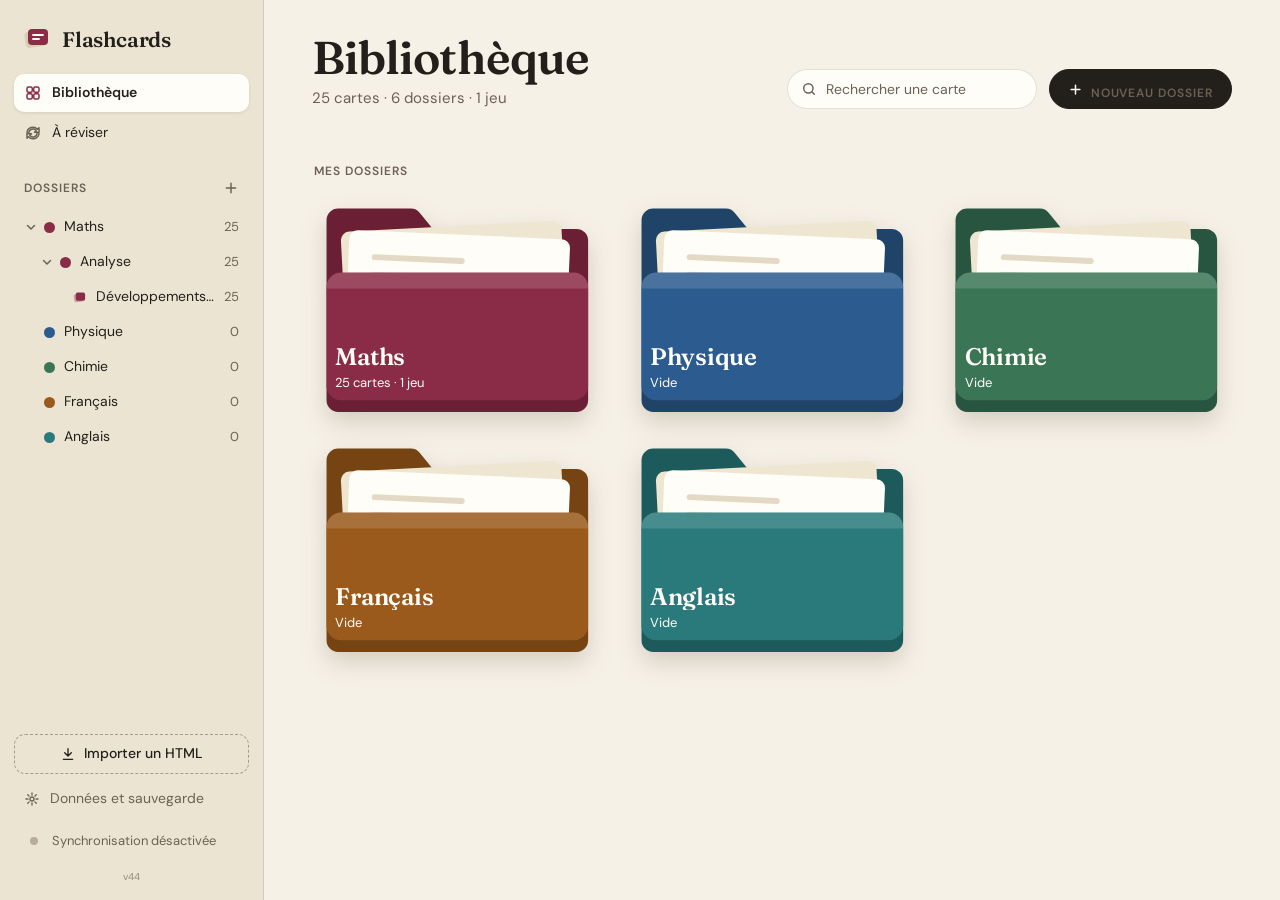
<file: index.html>
<!doctype html>
<html lang="fr">
<head>
<meta charset="utf-8">
<meta name="viewport" content="width=device-width,initial-scale=1,viewport-fit=cover">
<title>Flashcards</title>
<meta name="description" content="Tes flashcards, rangées dans des dossiers, hors ligne.">
<meta name="theme-color" content="#f6f1e7">
<meta name="apple-mobile-web-app-capable" content="yes">
<meta name="mobile-web-app-capable" content="yes">
<meta name="apple-mobile-web-app-status-bar-style" content="default">
<meta name="apple-mobile-web-app-title" content="Flashcards">
<link rel="manifest" href="manifest.json">
<link rel="icon" type="image/png" href="icons/favicon-32.png">
<link rel="apple-touch-icon" href="icons/apple-touch-icon.png">
<link rel="stylesheet" href="vendor/katex/katex.min.css">
<link rel="stylesheet" href="style.css">
</head>
<body data-view="lib">
<div id="shell">
  <aside id="side" aria-label="Dossiers"></aside>
  <main id="main" tabindex="-1"></main>
  <nav id="tabbar" aria-label="Navigation principale"></nav>
</div>
<div id="modal-root"></div>
<div id="toast" role="status" aria-live="polite"></div>
<input type="file" id="file" accept=".html,.htm,text/html" multiple hidden>
<noscript><p style="padding:24px;font-family:sans-serif">Cette application a besoin de JavaScript.</p></noscript>
<script src="vendor/katex/katex.min.js"></script>
<script src="vendor/katex/mhchem.min.js"></script>
<script src="vendor/katex/auto-render.min.js"></script>
<script src="seed.js"></script>
<script src="seed-extra.js"></script>
<script src="config.js"></script>
<script src="js/store.js"></script>
<script src="js/sync.js"></script>
<script src="js/transfer.js"></script>
<script src="js/ui-core.js"></script>
<script src="js/ui-sync.js"></script>
<script src="js/ui-app.js"></script>
<script>FC.boot();</script>
</body>
</html>
</file>
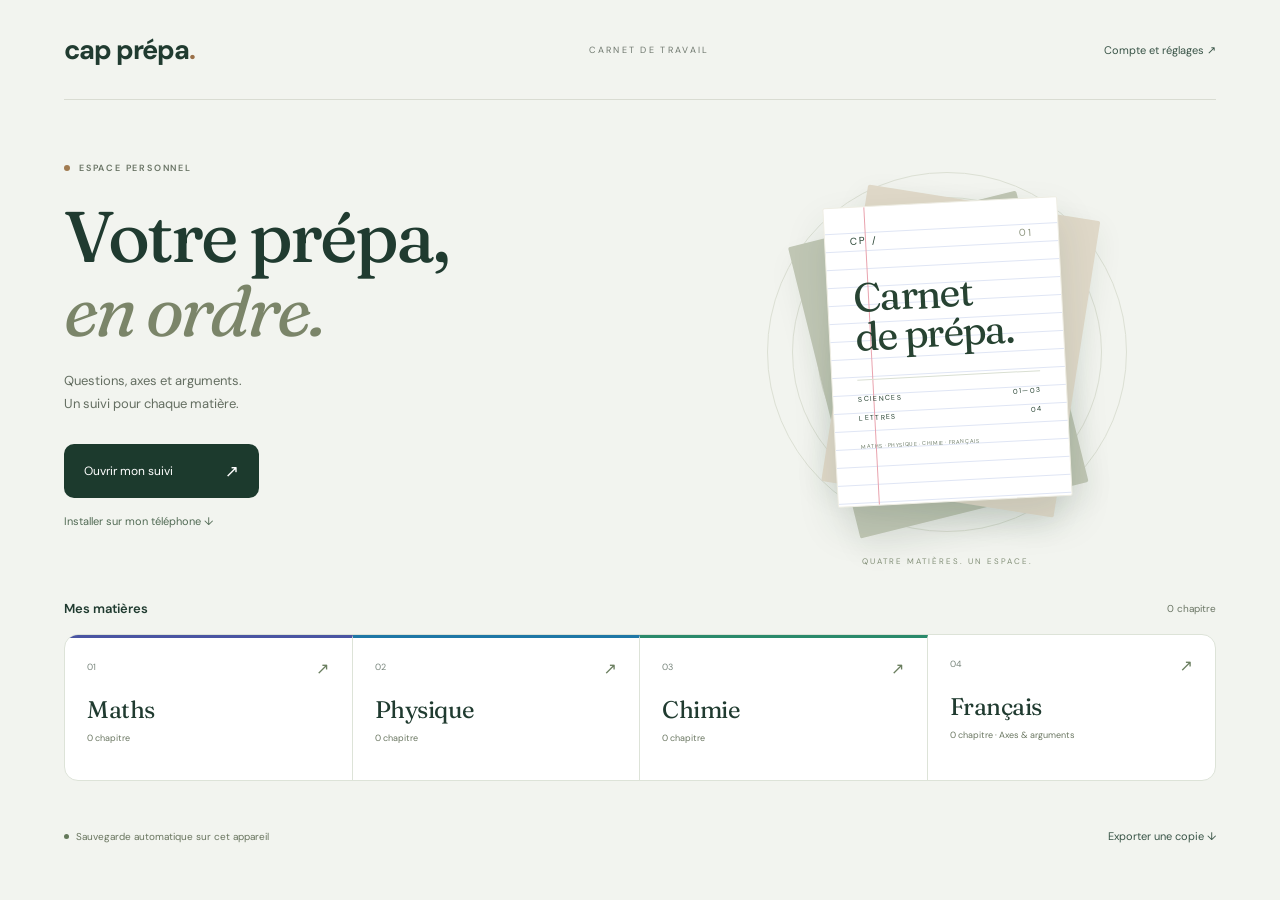
<file: cap-prepa/index.html>
<!doctype html><html lang="fr"><head><meta charset="utf-8"><meta name="viewport" content="width=device-width, initial-scale=1, viewport-fit=cover"><meta name="theme-color" content="#203f31"><meta name="apple-mobile-web-app-capable" content="yes"><meta name="apple-mobile-web-app-title" content="Cap Prépa"><meta name="apple-mobile-web-app-status-bar-style" content="default"><link rel="manifest" href="manifest.webmanifest"><link rel="apple-touch-icon" href="icons/logo2-touch.png"><link rel="icon" type="image/png" href="icons/logo2-192.png"><meta name="description" content="Votre carnet d’entraînement CPGE : suivez vos questions de sciences et vos axes de français."><title>Cap Prépa · Mon entraînement</title><link rel="stylesheet" href="style.css"><link rel="stylesheet" href="theme.css"></head><body class="home-mode">

<section id="homePage" class="home-page" aria-label="Accueil">
<div class="home-wrap">
<div class="home-header"><a class="home-brand" href="#accueil">cap prépa<span>.</span></a><span class="home-edition">CARNET DE TRAVAIL</span><button id="homeBackup" class="home-link">Compte et réglages ↗</button></div>
<section class="home-hero"><div class="home-copy"><div class="home-kicker"><span></span> ESPACE PERSONNEL</div><h1>Votre prépa,<br><em>en ordre.</em></h1><p>Questions, axes et arguments.<br>Un suivi pour chaque matière.</p><button id="enterBtn" class="home-enter">Ouvrir mon suivi <span>↗</span></button><button id="homeResume" class="home-resume" hidden></button><button class="install-link" data-install>Installer sur mon téléphone ↓</button></div><div class="home-visual" aria-hidden="true"><div class="visual-line line-one"></div><div class="visual-line line-two"></div><div class="visual-line line-three"></div><div class="visual-sheet sheet-back"></div><div class="visual-sheet sheet-middle"></div><div class="visual-sheet sheet-front"><div class="sheet-heading">CP / <span>01</span></div><div class="sheet-title">Carnet<br>de prépa.</div><div class="sheet-rule"></div><div class="sheet-row"><span>SCIENCES</span><span>01—03</span></div><div class="sheet-row"><span>LETTRES</span><span>04</span></div><div class="sheet-end">MATHS · PHYSIQUE · CHIMIE · FRANÇAIS</div></div><div class="visual-caption">QUATRE MATIÈRES. UN ESPACE.</div></div></section>
<section class="home-subjects" aria-label="Accès par matière"><div class="home-section-title"><h2>Mes matières</h2><span id="homeTotal">0 chapitre</span></div><div id="homeSubjects" class="home-subject-grid"></div></section>
<div id="appAvailability" class="app-availability" role="status"></div><footer class="home-footer"><span><i></i> Sauvegarde automatique sur cet appareil</span><button id="homeExport" class="home-link">Exporter une copie ↓</button></footer>
</div></section>
<aside aria-label="Navigation principale">
<a class="brand" href="./">cap prépa<span>.</span></a>
<nav><button class="nav" id="homeNav">Accueil</button><div class="eyebrow">Entraînement</div>
<button class="nav active" id="allNav">Tous les chapitres <b id="allCount">0</b></button>
<button class="nav" id="reviewNav">À retravailler <b id="navCount">0</b></button>
<div class="eyebrow subjects-heading">Matières</div>
<button class="nav" data-subject="Maths"><span class="subject-dot maths"></span>Maths <b id="mathsCount">0</b></button>
<button class="nav" data-subject="Physique"><span class="subject-dot physics"></span>Physique <b id="physicsCount">0</b></button>
<button class="nav" data-subject="Chimie"><span class="subject-dot chem"></span>Chimie <b id="chemCount">0</b></button>
<button class="nav" data-subject="Français"><span class="subject-dot french"></span>Français <b id="frenchCount">0</b></button>
<button class="nav" data-subject="Autre"><span class="subject-dot"></span>Autre <b id="otherCount">0</b></button></nav>
<div class="aside-bottom"><button class="nav" id="dataBtn">Compte et réglages <i class="sync-dot" id="navSync" data-state="off" aria-hidden="true"></i></button><button class="nav" id="helpBtn">Mode d’emploi</button><button class="nav" data-install>Installer l’application</button><span class="local">Sauvegarde locale automatique</span></div>
</aside>
<main><header><span id="breadcrumb">Entraînement / Tous les chapitres</span><div class="save-controls"><button class="sync-chip" id="syncChip" type="button" data-state="off">Synchro désactivée</button><span class="save-state" id="saveState" role="status">Enregistré sur cet appareil</span><button class="save-button" id="saveBtn">Enregistrer</button></div></header>
<section class="intro"><div class="intro-text"><h1 id="viewTitle">Tous les chapitres</h1><p id="viewSub" class="view-sub"></p></div><button class="primary" id="addBtn">＋ Ajouter un chapitre</button></section>
<div id="storageWarning" class="warning" hidden></div><section class="stats" id="stats" aria-label="Statistiques globales"></section>
<section id="causes" class="causes" hidden></section>
<div id="stale" class="stale-notice" role="status" hidden></div>
<div id="deleteNotice" class="delete-notice" role="status" hidden><span id="deleteNoticeText"></span><button id="restoreChapter">Annuler la suppression</button><button id="dismissDelete" aria-label="Fermer la notification">×</button></div>
<section class="workspace"><div class="columns"><section class="chapter-panel" aria-label="Liste des chapitres"><div class="section-heading"><h2>Chapitres <span id="chapterCount"></span></h2></div>
<div class="toolbar"><input id="search" type="search" placeholder="Rechercher un chapitre" aria-label="Rechercher un chapitre"><select id="sort" aria-label="Trier les chapitres"><option value="name">Nom A → Z</option><option value="review">À retravailler en premier</option><option value="progress">Progression croissante</option><option value="stale">Pas touchés depuis longtemps</option></select></div>
<div id="chapters"></div></section><section id="detail" class="detail" aria-label="Détail du chapitre"></section></div></section>
<footer><span id="overall"></span><span>Questions + arguments · Tous les chapitres</span></footer></main>
<nav id="mobileNav" aria-label="Navigation mobile"><button id="mobileHome"><svg viewBox="0 0 24 24" width="24" height="24" fill="none" stroke="currentColor" stroke-width="1.8" stroke-linecap="round" stroke-linejoin="round" aria-hidden="true"><path d="M4 11.5 12 5l8 6.5V19a1 1 0 0 1-1 1h-4v-5h-6v5H5a1 1 0 0 1-1-1z"/></svg>Accueil</button><button id="mobileStudy" class="on"><svg viewBox="0 0 24 24" width="24" height="24" fill="none" stroke="currentColor" stroke-width="1.8" stroke-linecap="round" stroke-linejoin="round" aria-hidden="true"><rect x="4.5" y="4" width="15" height="16" rx="2"/><path d="M8.5 9h7M8.5 13h7M8.5 17h4"/></svg>Suivi</button><button id="mobileReview"><span class="ico"><svg viewBox="0 0 24 24" width="24" height="24" fill="none" stroke="currentColor" stroke-width="1.8" stroke-linecap="round" stroke-linejoin="round" aria-hidden="true"><path d="M5 12a7 7 0 0 1 12-4.9L19 9M19 4v5h-5M19 12a7 7 0 0 1-12 4.9L5 15M5 20v-5h5"/></svg></span>À refaire</button><button id="mobileBackup"><svg viewBox="0 0 24 24" width="24" height="24" fill="none" stroke="currentColor" stroke-width="1.8" stroke-linecap="round" stroke-linejoin="round" aria-hidden="true"><path d="M5 7h9M18 7h1M5 17h1M10 17h9"/><circle cx="16" cy="7" r="2"/><circle cx="8" cy="17" r="2"/></svg>Réglages</button></nav>
<dialog id="settingsDialog" aria-labelledby="settingsTitle"><div class="dialog-head"><h2 id="settingsTitle">Compte et réglages</h2><button class="close" data-close="settingsDialog" aria-label="Fermer">×</button></div>
<section class="set-block"><h3>Compte et synchronisation</h3>
<div id="syncOut"><p class="muted">Connecte-toi pour retrouver ton suivi sur tous tes appareils. C’est le même compte que l’application Flashcards.</p>
<form id="syncForm"><label>Email<input id="syncEmail" type="email" autocomplete="username" autocapitalize="off" required></label><label>Mot de passe<input id="syncPass" type="password" autocomplete="current-password" minlength="6" required></label><p id="syncError" class="error" role="alert"></p><div class="backup-actions"><button class="primary" id="syncLogin" type="submit">Se connecter</button><button class="secondary" id="syncSignup" type="button">Créer le compte</button></div></form></div>
<div id="syncIn" hidden><p class="set-line">Connecté : <b id="syncUser"></b></p><p class="muted" id="syncInfo"></p><div id="sqlHelp" class="sql-help" hidden><h4>Dernière étape, une seule fois</h4><p class="muted">Il faut créer l’espace où ton suivi est rangé sur Supabase. Ça prend 30 secondes, sans rien comprendre au code :</p><ol><li><button id="sqlCopy" class="secondary" type="button">Copier le code</button></li><li><a id="sqlOpen" href="https://supabase.com/dashboard/project/ufyrhnqdkvirrdnpzhlu/sql/new" target="_blank" rel="noopener">Ouvrir Supabase</a> (connecte-toi si besoin). Une page « SQL Editor » avec une zone vide s’ouvre.</li><li>Appuie dans la zone vide, <b>colle</b> (Cmd+V ou appui long › Coller), puis clique <b>Run</b>. Tu dois lire « Success ».</li><li>Reviens ici et touche <b>Synchroniser maintenant</b>.</li></ol></div><div class="backup-actions"><button class="primary" id="syncNow">Synchroniser maintenant</button><button class="secondary" id="syncLogout">Se déconnecter</button></div></div></section>
<section class="set-block"><h3>Mises à jour</h3><p class="muted" id="updInfo"></p><div class="backup-actions"><button class="primary" id="updCheck" type="button">Rechercher une mise à jour</button><button class="secondary" id="updForce" type="button">Forcer l’actualisation</button></div></section>
<section class="set-block"><h3>Données</h3><div class="backup-actions"><button class="secondary" id="setExport" type="button">Exporter une sauvegarde (.json)</button><button class="secondary" id="setImport" type="button">Importer une sauvegarde</button></div></section>
<section class="set-block"><h3>Aide</h3><div class="backup-actions"><button class="secondary" id="setHelp" type="button">Mode d’emploi</button></div></section>
<p class="muted" id="verInfo"></p></dialog>
<dialog id="noteDialog" aria-labelledby="noteTitle"><form id="noteForm"><div class="dialog-head"><h2 id="noteTitle">Note</h2><button type="button" class="close" data-close="noteDialog" aria-label="Fermer">×</button></div><label>Cause de l’erreur<select id="noteReason"></select></label><label>Note<textarea id="noteText" maxlength="240" rows="3" placeholder="Ex. erreur de signe, oublié la condition d’existence…"></textarea></label><div class="dialog-actions"><button type="button" class="secondary" id="noteCancel">Annuler</button><button class="primary" type="submit">Enregistrer</button></div></form></dialog>
<dialog id="installDialog" aria-labelledby="installTitle"><div class="dialog-head"><h2 id="installTitle">Cap Prépa sur ton téléphone</h2><button class="close" data-close="installDialog" aria-label="Fermer">×</button></div><img class="install-icon" src="icons/logo2-192.png" alt="Icône Cap Prépa" width="64" height="64"><p>Une icône sur ton écran d’accueil. Ton suivi enregistré sur ton téléphone.</p><button id="installNow" class="primary" hidden>Installer Cap Prépa</button><div id="installInstructions"><h3>Sur iPhone · Safari</h3><ol><li>Ouvre ce lien dans Safari.</li><li>Touche <b>Partager</b>, puis <b>Sur l’écran d’accueil</b>.</li><li>Active <b>Ouvrir comme app web</b> si proposé, puis <b>Ajouter</b>.</li></ol><h3>Sur Android · Chrome</h3><p>Menu <b>⋮</b> → <b>Ajouter à l’écran d’accueil</b> → <b>Installer</b>.</p></div><p class="muted">Pour récupérer ton suivi depuis l’ordinateur : exporte une sauvegarde JSON, puis importe-la sur le téléphone.</p><p id="offlineMessage" class="muted">Le premier chargement nécessite une connexion.</p></dialog>
<dialog id="deleteDialog" aria-labelledby="deleteTitle" aria-describedby="deleteDescription"><div class="dialog-head"><h2 id="deleteTitle">Supprimer ce chapitre ?</h2><button class="close" data-close="deleteDialog" aria-label="Fermer">×</button></div><p id="deleteDescription"></p><div class="dialog-actions"><button class="secondary" id="cancelDelete" autofocus>Annuler</button><button class="danger" id="confirmDelete">Supprimer le chapitre</button></div></dialog>
<dialog id="dataDialog"><div class="dialog-head"><h2>Sauvegardes</h2><button class="close" data-close="dataDialog" aria-label="Fermer">×</button></div><p>Le suivi est enregistré dans ce navigateur, sur cet appareil.</p><div class="backup-actions"><button class="primary" id="exportBtn">Exporter le suivi (.json)</button><button class="secondary" id="importBtn">Importer une sauvegarde</button></div><p class="muted">L’import remplace le suivi actuel après confirmation.</p></dialog>
<dialog id="chapterDialog"><form id="chapterForm"><div class="dialog-head"><h2 id="formTitle">Nouveau chapitre</h2><button type="button" class="close" data-close="chapterDialog" aria-label="Fermer">×</button></div><label><span id="nameLabel">Nom du chapitre</span><input id="name" required maxlength="100" placeholder="Ex. Chimie organique ORG1 à ORG6"></label><label><span>Dossier <span class="opt">facultatif</span></span><input id="group" list="groupList" maxlength="40" placeholder="Ex. Thermodynamique, DS, Oraux" autocomplete="off"><datalist id="groupList"></datalist></label><div class="form-row"><label>Matière<select id="subject"><option>Maths</option><option>Physique</option><option>Chimie</option><option>Français</option><option>Autre</option></select></label><label><span id="totalLabel">Nombre de questions</span><input id="total" type="number" min="1" max="2000" required value="62"></label></div><p class="muted" id="formHint">Toutes les nouvelles questions commencent au statut « non tentée ».</p><p id="formError" class="error" role="alert"></p><button class="primary" type="submit">Enregistrer le chapitre</button></form></dialog>
<dialog id="helpDialog"><div class="dialog-head"><h2>Mode d’emploi</h2><button class="close" data-close="helpDialog" aria-label="Fermer">×</button></div><ol><li>Sciences : ajoute un chapitre et son nombre de questions. Français : choisis un nombre d’axes, avec 4 arguments par axe.</li><li>Saisis les questions tentées, par exemple <b>2, 5, 8-12</b>, puis choisis leur résultat.</li><li>Après une nouvelle tentative, saisis les mêmes numéros et actualise leur statut. Un clic sur une case fait défiler : non tentée → à retravailler → réussie → non tentée.</li></ol><p>En français, sélectionne l’axe dans la saisie rapide puis les arguments de 1 à 4. Tu peux aussi cliquer sur chaque argument : non travaillé → à retravailler → maîtrisé.</p><p>Précise la cause de l’erreur et une note dans la saisie rapide : l’accueil et le suivi montrent alors pourquoi tu rates, et les chapitres sans séance depuis 14 jours sont signalés.</p><p>Les questions non signalées restent <b>non tentées</b>. La progression mesure les questions réussies sur le total.</p><p>Ton suivi est enregistré sur cet appareil. Dans Compte et réglages, connecte-toi pour le retrouver sur tous tes appareils (même compte que Flashcards). Tu peux aussi exporter une sauvegarde JSON. Aucun PDF n’est envoyé.</p><button id="examplesBtn" class="secondary">Ajouter les deux chapitres d’exemple</button></dialog>
<input hidden id="importFile" type="file" accept="application/json,.json"><div id="toast" role="status"></div><script src="config.js"></script><script src="core.js"></script><script src="app.js"></script><script src="install.js"></script><script src="sync.js"></script><script src="settings.js"></script><script src="train.js"></script></body></html>
</file>
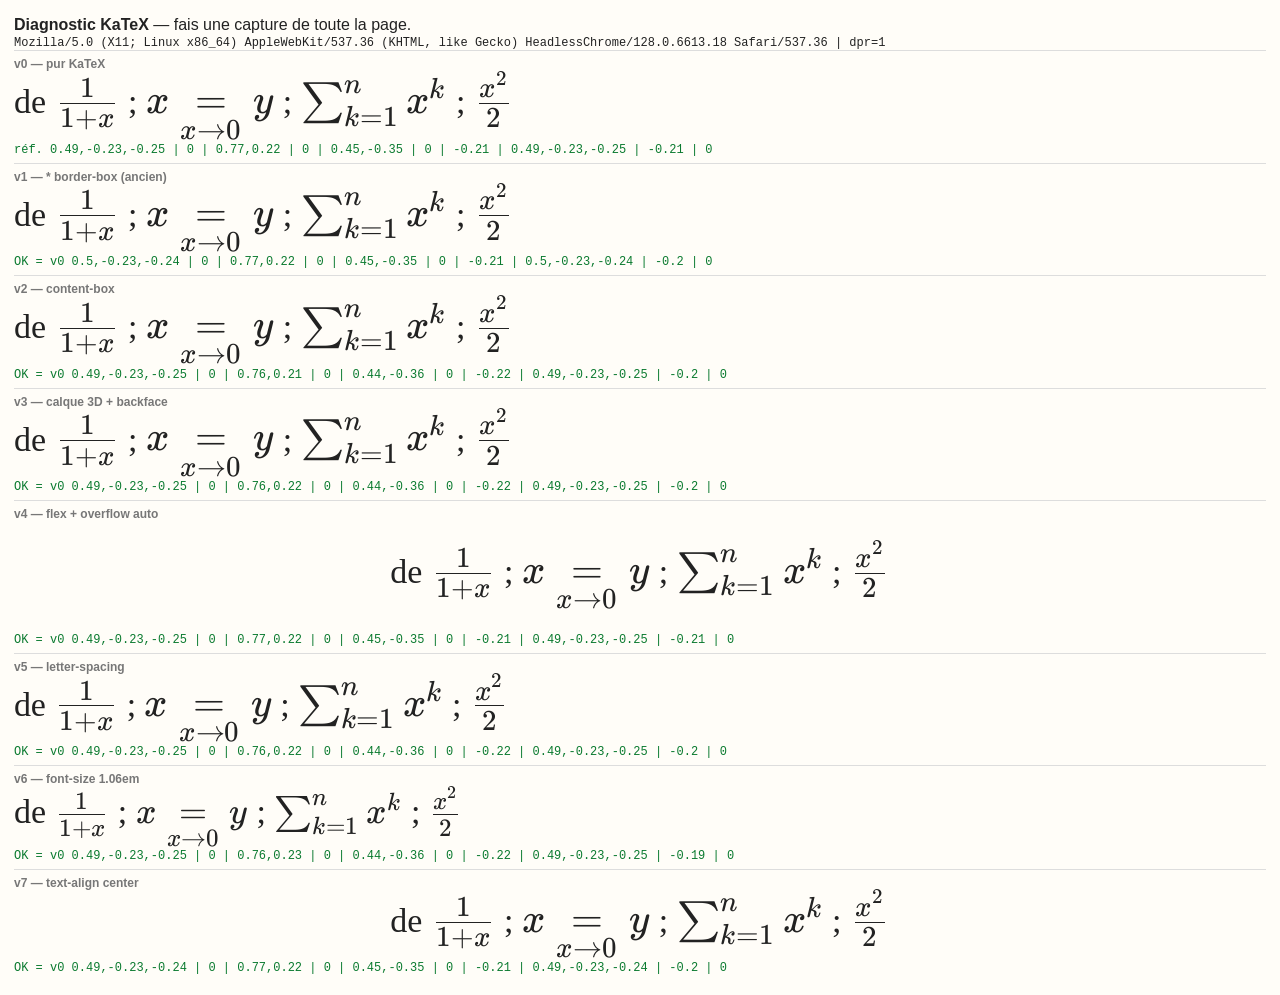
<file: diag.html>
<!doctype html><html lang="fr"><head><meta charset="utf-8"><meta name="viewport" content="width=device-width,initial-scale=1">
<title>Diag KaTeX</title>
<link rel="stylesheet" href="vendor/katex/katex.min.css">
<style>
body{font:16px/1.4 -apple-system,sans-serif;margin:14px;background:#fffdf8;color:#222}
.row{border-top:1px solid #ddd;padding:6px 0}
.lab{font:600 12px sans-serif;color:#777}
.res{font:12px monospace}
.ok{color:#0a7a2f}.ko{color:#c00}
.m{font:400 34px/1.55 Georgia,serif}
.v1 *{box-sizing:border-box}
.v2 .katex,.v2 .katex *{box-sizing:content-box}
.v3{transform:translateZ(0);-webkit-backface-visibility:hidden;backface-visibility:hidden;transform-style:preserve-3d}
.v4{display:flex;flex-direction:column;overflow:auto;height:140px}.v4 .m{margin:auto}
.v5 .m{letter-spacing:-.005em}
.v6 .katex{font-size:1.06em}
.v7 .m{text-align:center}
.v8{position:absolute;left:-9999px}
</style></head><body>
<div><b>Diagnostic KaTeX</b> — fais une capture de toute la page.</div>
<div id="env" class="res"></div>
<div id="out"></div>
<script src="vendor/katex/katex.min.js"></script>
<script>
document.getElementById('env').textContent=navigator.userAgent+' | dpr='+devicePixelRatio;
var TEX=['\\frac{1}{1+x}','x\\underset{x\\to0}{=}y','\\sum_{k=1}^{n}x^k','\\frac{x^2}{2}'];
var VARS=[['v0','pur KaTeX',''],['v1','* border-box (ancien)','v1'],['v2','content-box','v2'],['v3','calque 3D + backface','v3'],['v4','flex + overflow auto','v4'],['v5','letter-spacing','v5'],['v6','font-size 1.06em','v6'],['v7','text-align center','v7']];
function geo(root){ /* écarts verticaux internes en em, indépendants de la position */
  var out=[],fs=parseFloat(getComputedStyle(root.querySelector('.katex')).fontSize);
  root.querySelectorAll('.vlist').forEach(function(v){
    var kids=[].slice.call(v.children),ys=kids.map(function(k){var b=k.querySelector('.mord,.mop,.mrel,.frac-line,.mbin');var r=(b||k).getBoundingClientRect();return Math.round((r.bottom/fs)*100)/100});
    var b0=v.getBoundingClientRect().bottom;
    out.push(ys.map(function(y){return Math.round((y-b0/fs)*100)/100}).join(','));
  });
  return out.join(' | ');
}
var ref={};
(async function(){
  try{ if(document.fonts&&document.fonts.ready) await document.fonts.ready; }catch(e){}
  var out=document.getElementById('out');
  VARS.forEach(function(v){
    var d=document.createElement('div');d.className='row '+v[2];
    var lab=document.createElement('div');lab.className='lab';lab.textContent=v[0]+' — '+v[1];d.appendChild(lab);
    var m=document.createElement('div');m.className='m';
    m.innerHTML='de '+TEX.map(function(t){return katex.renderToString(t,{output:'html'})}).join(' ; ');
    d.appendChild(m);
    var res=document.createElement('div');res.className='res';d.appendChild(res);
    out.appendChild(d);
    var g=geo(d);
    if(v[0]==='v0')ref.g=g;
    var a=g.replace(/ \| /g,',').split(',').map(Number),b=(ref.g||g).replace(/ \| /g,',').split(',').map(Number);
    var same=a.length===b.length&&a.every(function(x,i){return Math.abs(x-b[i])<0.06});
    res.className='res '+(same?'ok':'ko');
    res.textContent=(v[0]==='v0'?'réf. ':(same?'OK = v0 ':'DIFFÉRENT de v0 '))+g;
  });
})();
</script></body></html>
</file>
<file: style.css>
/* Flashcards — design : papier chaud, bordeaux, Fraunces + DM Sans */
@font-face{font-family:Fraunces;font-style:normal;font-weight:100 900;font-display:swap;src:url(fonts/fraunces-latin-wght-normal.woff2) format("woff2")}
@font-face{font-family:Fraunces;font-style:italic;font-weight:100 900;font-display:swap;src:url(fonts/fraunces-latin-wght-italic.woff2) format("woff2")}
@font-face{font-family:"DM Sans";font-style:normal;font-weight:100 1000;font-display:swap;src:url(fonts/dm-sans-latin-wght-normal.woff2) format("woff2")}

:root{
  --paper:#f6f1e7;--paper2:#ece4d3;--surface:#fffdf8;--ink:#231f1b;--muted:#6b6156;
  --line:rgba(35,31,27,.12);--accent:#8a2c47;--err:#c4553f;
  --serif:Fraunces,Georgia,"Times New Roman",serif;
  --sans:"DM Sans",-apple-system,BlinkMacSystemFont,"Segoe UI",system-ui,sans-serif;
  --sb:env(safe-area-inset-bottom,0px);--st:env(safe-area-inset-top,0px);
}
*{box-sizing:border-box}
.katex,.katex *{box-sizing:content-box}  /* KaTeX exige content-box (sinon barres de fraction/racines décalées sur Safari) */
[hidden]{display:none!important}
html,body{height:100%}
body{margin:0;background:var(--paper);color:var(--ink);font-family:var(--sans);font-size:15px;line-height:1.4;-webkit-font-smoothing:antialiased;-webkit-tap-highlight-color:transparent;overscroll-behavior:none}
button,input,select,textarea{font:inherit;color:inherit}
button{cursor:pointer}
:focus-visible{outline:2px solid var(--accent);outline-offset:2px}
em{font-style:normal}
.ic{flex:none;display:block}

/* ---------- Structure ---------- */
#shell{display:flex;height:100vh;height:100dvh}
#side{width:264px;flex:none;background:var(--paper2);border-right:1px solid var(--line);overflow-y:auto}
#main{flex:1;min-width:0;overflow-y:auto;overflow-x:hidden;-webkit-overflow-scrolling:touch;outline:none}
#tabbar{display:none}
.only-m{display:none!important}

/* ---------- Barre latérale ---------- */
.side-in{display:flex;flex-direction:column;min-height:100%;padding:18px 14px 16px}
.brand{display:flex;align-items:center;gap:10px;padding:6px 8px 20px;font:600 21px var(--serif);letter-spacing:-.01em}
.nav{display:flex;align-items:center;gap:10px;width:100%;height:38px;padding:0 10px;border:none;border-radius:10px;background:transparent;font-size:14px;text-align:left}
.nav+.nav{margin-top:2px}
.nav .ic{color:var(--muted)}
.nav span:first-of-type{flex:1}
.nav.on{background:var(--surface);box-shadow:0 1px 3px rgba(60,40,20,.12);font-weight:600}
.nav.on .ic{color:var(--accent)}
.cnt{min-width:22px;height:20px;padding:0 6px;border-radius:10px;background:var(--accent);color:#fffdf8;font-size:12px;font-weight:600;display:flex;align-items:center;justify-content:center}
.side-h{display:flex;align-items:center;justify-content:space-between;padding:22px 4px 8px 10px;font-size:12px;font-weight:600;letter-spacing:.08em;text-transform:uppercase;color:var(--muted)}
.tree{flex:1;min-height:0;display:flex;flex-direction:column;gap:1px;padding-bottom:12px}
.side-empty{margin:4px 10px;font-size:14px;color:var(--muted)}
.trow{display:flex;align-items:center;min-height:34px;border-radius:9px;font-size:14px}
.trow.on{background:var(--surface);box-shadow:0 1px 3px rgba(60,40,20,.12)}
.trow.on .tl{font-weight:600}
.tgl{width:22px;height:34px;flex:none;border:none;background:none;display:flex;align-items:center;justify-content:center;color:var(--muted)}
.chv{display:inline-flex;transition:transform .15s}
.chv.open{transform:rotate(90deg)}
.tname{flex:1;min-width:0;display:flex;align-items:center;gap:9px;height:34px;padding:0 10px 0 2px;border:none;background:none;text-align:left}
.tset{width:100%;gap:9px;border:none;background:none;padding-right:10px;text-align:left;height:34px}
.tl{flex:1;min-width:0;overflow:hidden;text-overflow:ellipsis;white-space:nowrap}
.tc{font-size:13px;color:var(--muted)}
.dot{width:11px;height:11px;border-radius:50%;flex:none;display:inline-block}
.dot.none{border:1.5px solid var(--muted)}
.side-foot{display:flex;flex-direction:column;gap:6px;padding-top:8px}
.dashed{display:flex;align-items:center;justify-content:center;gap:8px;width:100%;height:40px;border:1px dashed #a89c86;background:transparent;border-radius:11px;font-size:14px;font-weight:500}
.ghostrow{display:flex;align-items:center;gap:10px;height:38px;padding:0 10px;border:none;background:none;border-radius:10px;font-size:14px;color:var(--muted);text-align:left}
.ghostrow:hover,.nav:hover,.trow:hover:not(.on){background:rgba(35,31,27,.05)}

/* ---------- Boutons ---------- */
.btn{display:inline-flex;align-items:center;justify-content:center;gap:8px;height:40px;padding:0 18px;border-radius:20px;border:1px solid var(--line);background:var(--surface);color:var(--ink);font:600 14px var(--sans);white-space:nowrap}
.btn.dark{background:var(--ink);color:#fffdf8;border-color:var(--ink)}
.btn.primary{background:var(--accent);color:#fffdf8;border-color:var(--accent)}
.btn.light{background:#fffdf8;color:var(--accent);border-color:transparent;font-weight:700}
.btn.danger{background:#b3261e;color:#fff;border-color:#b3261e}
.btn.sm{height:34px;padding:0 14px;font-size:13px;font-weight:500;gap:6px}
.btn.block{width:100%;border-radius:11px}
.btn:disabled{opacity:.45;cursor:default}
.btn.left{margin-right:auto}
.iconbtn{width:40px;height:40px;flex:none;border:none;background:transparent;border-radius:20px;display:inline-flex;align-items:center;justify-content:center;color:var(--ink)}
.iconbtn:hover{background:rgba(35,31,27,.06)}
.iconbtn.sm{width:28px;height:28px;color:var(--muted)}
.link{border:none;background:none;color:var(--accent);font:600 14px var(--sans);padding:6px 2px;min-height:32px}
.badge{display:inline-flex;align-items:center;justify-content:center;min-width:20px;height:18px;padding:0 6px;border-radius:9px;background:var(--accent);color:#fffdf8;font-size:12px;font-weight:600;font-style:normal}
.pill{display:inline-flex;align-items:center;gap:6px;height:24px;margin-top:8px;padding:0 10px 0 8px;border-radius:12px;background:var(--surface);border:1px solid var(--line);font-size:12px;font-weight:700}
.pill i,.ebadge i{width:8px;height:8px;border-radius:50%;background:var(--err);display:block}

/* ---------- Pages ---------- */
.page{max-width:1100px;margin:0 auto;padding:34px 48px 60px}
.page-head{display:flex;align-items:flex-end;justify-content:space-between;gap:24px}
h1{margin:0;font:600 46px/1.05 var(--serif);letter-spacing:-.02em}
.sub{font-size:15px;color:var(--muted);margin-top:6px}
.head-actions{display:flex;align-items:center;gap:12px}
.search{position:relative}
.search .ic{position:absolute;left:14px;top:12px;color:var(--muted);pointer-events:none}
.search input{width:250px;height:40px;padding:0 14px 0 38px;border:1px solid var(--line);border-radius:20px;background:var(--surface);font-size:14px;outline:none}
.search input::placeholder{color:var(--muted);opacity:1}
.search input:focus{border-color:var(--accent)}
.sec-h{display:flex;align-items:baseline;justify-content:space-between;margin:28px 2px 14px}
.sec-h h3{margin:0;font-size:12px;font-weight:600;letter-spacing:.08em;text-transform:uppercase;color:var(--muted)}

/* accueil */
.hero{display:grid;grid-template-columns:minmax(0,2fr) minmax(0,1fr);gap:22px;margin-top:26px}
.hero:has(.errs:only-child),.hero:has(.hcard:only-child){grid-template-columns:1fr}
.hcard{display:flex;align-items:center;gap:18px;padding:18px 22px;border-radius:20px;min-width:0}
.hcard.resume{background:var(--surface);border:1px solid rgba(35,31,27,.1);box-shadow:0 6px 18px rgba(60,40,20,.07)}
.hcard.errs{background:var(--accent);color:#fffdf8;box-shadow:0 8px 20px rgba(138,44,71,.28)}
.hcard.errs.none{background:transparent;color:var(--muted);border:1px dashed #c9bb9c;box-shadow:none}
.hmain{flex:1;min-width:0}
.eyebrow{font-size:12px;font-weight:600;letter-spacing:.08em;text-transform:uppercase;color:var(--muted)}
.htitle{font:600 21px var(--serif);margin-top:3px;letter-spacing:-.01em;overflow:hidden;text-overflow:ellipsis;white-space:nowrap}
.hmeta{display:flex;align-items:center;gap:12px;margin-top:8px}
.hmeta svg{flex:1;min-width:50px}
.hmeta span{font-size:13px;color:var(--muted);white-space:nowrap;overflow:hidden;text-overflow:ellipsis;max-width:60%}
.etitle{font:600 26px/1.1 var(--serif);letter-spacing:-.01em}
.esub{font-size:14px;margin-top:4px}
.nag{display:flex;align-items:center;justify-content:space-between;gap:12px;margin-top:18px;padding:12px 16px;border-radius:14px;background:#f7ecd3;font-size:14px}
.welcome{text-align:center;padding:64px 20px}
.welcome h2{font:600 28px var(--serif);margin:18px 0 8px}
.welcome p{max-width:420px;margin:0 auto 22px;color:var(--muted);line-height:1.55}
.row-btns{display:flex;gap:10px;justify-content:center;flex-wrap:wrap}
.empty-note{padding:40px 10px;color:var(--muted);text-align:center}

/* dossiers (classeurs) */
.addtile{display:flex;flex-direction:column;align-items:center;justify-content:center;gap:8px;min-height:132px;border:1.5px dashed #a89c86;border-radius:20px;background:transparent;color:var(--muted);font-size:15px;font-weight:500}
.addtile:hover{background:rgba(255,255,255,.5);color:inherit}
.fgrid{display:grid;grid-template-columns:repeat(auto-fill,minmax(250px,1fr));gap:22px 24px}
.ftile{position:relative}
.ftile-btn{position:relative;display:block;width:100%;padding:0;border:none;background:none;text-align:left;filter:drop-shadow(0 10px 12px rgba(60,40,20,.18));transition:transform .15s}
.ftile-btn:hover{transform:translateY(-3px)}
.fsvg{display:block}
.ftxt{position:absolute;left:8%;right:8%;bottom:9%;display:block;color:#fffdf8}
.fname{display:block;font:600 24px/1.1 var(--serif);letter-spacing:-.01em;overflow:hidden;text-overflow:ellipsis;white-space:nowrap}
.fmeta{display:block;font-size:13px;margin-top:4px}
.ebadge{position:absolute;right:7%;top:44%;display:flex;align-items:center;gap:6px;height:24px;padding:0 10px 0 8px;border-radius:12px;background:#fffdf8;color:var(--ink);font-size:12px;font-weight:700}
.kebab{position:absolute;top:5%;right:4%;width:36px;height:36px;border:none;border-radius:18px;background:rgba(255,253,248,.92);color:var(--ink);display:flex;align-items:center;justify-content:center}
@media (hover:hover){.ftile .kebab{opacity:0;transition:opacity .12s}.ftile:hover .kebab,.ftile .kebab:focus-visible{opacity:1}}
.kebab.flat{position:static;width:40px;height:40px;background:none;color:var(--muted);margin-right:8px;flex:none}

/* jeux */
.slist{display:flex;flex-direction:column;gap:12px}
.srow{display:flex;align-items:center;gap:6px;background:var(--surface);border:1px solid rgba(35,31,27,.08);border-radius:20px;box-shadow:0 6px 16px rgba(60,40,20,.08)}
.srow-main{flex:1;min-width:0;display:flex;align-items:center;gap:14px;padding:14px;border:none;background:none;text-align:left}
.sicon{flex:none}
.stxt{flex:1;min-width:0;display:block}
.stitle{display:block;font:600 17px var(--serif);letter-spacing:-.01em;overflow:hidden;text-overflow:ellipsis;white-space:nowrap}
.smeta{display:block;font-size:13px;color:var(--muted);margin-top:2px;overflow:hidden;text-overflow:ellipsis;white-space:nowrap}
.pbar{display:block;margin-top:10px}
.schev{color:var(--muted);display:flex}
.addrow{display:flex;align-items:center;justify-content:center;gap:8px;width:100%;height:54px;border:1px dashed #a89c86;background:transparent;border-radius:20px;font-size:15px;font-weight:500}

/* page dossier */
.crumbs{display:flex;align-items:center;gap:8px;font-size:14px;color:var(--muted);flex-wrap:wrap}
.crumbs button{border:none;background:none;padding:2px 0;color:var(--muted);font-size:14px}
.crumbs button:hover{color:var(--ink)}
.mback{display:none}
.backbtn{display:inline-flex;align-items:center;gap:2px;height:44px;padding:0 4px;border:none;background:none;color:var(--accent);font:600 15px var(--sans);max-width:60%}
.backbtn span{overflow:hidden;text-overflow:ellipsis;white-space:nowrap}
.fhead{display:flex;align-items:center;gap:22px;margin:18px 0 0}
.fhead-t{flex:1;min-width:0}
.fmini{width:124px;flex:none;filter:drop-shadow(0 8px 10px rgba(60,40,20,.2))}
.chips{display:flex;flex-wrap:wrap;gap:10px}
.chip{display:inline-flex;align-items:center;gap:8px;height:44px;padding:0 16px 0 12px;border-radius:22px;border:1px solid var(--line);background:var(--surface);font-size:15px;font-weight:500}
.chip em{color:var(--muted);font-weight:400;font-size:14px}
.chip.add{border-style:dashed;border-color:#a89c86;background:transparent}
.results{display:flex;flex-direction:column;gap:10px}
.res{display:block;width:100%;text-align:left;padding:14px 18px;border:1px solid var(--line);border-radius:16px;background:var(--surface)}
.rtxt{display:block;font:400 18px/1.45 var(--serif);max-height:4.4em;overflow:hidden}
.rmeta{display:block;font-size:13px;color:var(--muted);margin-top:6px}

/* ---------- Révision ---------- */
.page.rv{max-width:940px;padding-top:12px}
.rv-top{display:flex;align-items:center;gap:12px;min-height:56px}
.rv-crumb{flex:1;min-width:0;font-size:14px;color:var(--muted);overflow:hidden;text-overflow:ellipsis;white-space:nowrap}
.rv-actions{display:flex;align-items:center;gap:8px}
.segwrap{display:flex;justify-content:center;margin-top:6px}
.segs{display:inline-flex;padding:3px;gap:2px;background:#e6dcc8;border-radius:12px;max-width:100%;overflow-x:auto;scrollbar-width:none}
.segs::-webkit-scrollbar{display:none}
.seg{display:flex;align-items:center;gap:8px;height:34px;padding:0 18px;border:none;background:transparent;border-radius:9px;font-size:14px;color:#3d362f;white-space:nowrap;flex:none}
.seg.on{background:var(--surface);font-weight:600;color:var(--ink);box-shadow:0 1px 3px rgba(60,40,20,.18)}
.seg .lg,.seg .sh{max-width:260px;overflow:hidden;text-overflow:ellipsis}
.seg .sh{display:none}
.rv-body{width:100%;max-width:840px;margin:22px auto 0;display:flex;flex-direction:column}
.rv-title{display:flex;align-items:baseline;justify-content:space-between;gap:16px;padding:0 4px 14px}
.rv-title h1{font-size:26px;letter-spacing:-.01em}
#counter{font-size:14px;color:var(--muted);white-space:nowrap}
#cardHost{position:relative;height:clamp(418px,calc(100vh - 300px),660px);flex:none}
.stack{position:absolute;border-radius:26px}
.stack.s2{left:44px;right:44px;top:16px;bottom:0;background:#e8dfcb}
.stack.s1{left:22px;right:22px;top:8px;bottom:8px;background:#f1e9d7;border:1px solid rgba(35,31,27,.08)}
.card{position:absolute;left:0;right:0;top:0;bottom:18px;perspective:1600px;cursor:pointer;outline:none}
.card,.card *{touch-action:none}
.card .face[data-sc="1"],.card .face[data-sc="1"] *{touch-action:pan-y}
.card .face[data-sx="1"],.card .face[data-sx="1"] *,.card .face [data-sx="1"],.card .face [data-sx="1"] *{touch-action:pan-x pan-y}
.card.nxt,.card.nxt *{touch-action:auto}
.card{-webkit-user-select:none;user-select:none;-webkit-touch-callout:none;will-change:transform;transition:transform .38s cubic-bezier(.22,1.2,.36,1),opacity .27s ease-out}
.card{transform-origin:50% 92%}
.card.dragging{transition:none;cursor:grabbing}
.card.nxt{pointer-events:none;transform:scale(.955) translateY(10px);transition:transform .22s ease-out;box-shadow:none}
.card.nxt .face{box-shadow:0 8px 20px rgba(35,31,27,.08)}
.card.leaving{transition:transform .27s cubic-bezier(.5,0,.9,.4),opacity .27s ease-in;pointer-events:none}
.card.enter{animation:cardIn .38s cubic-bezier(.2,.85,.25,1) backwards}
@keyframes cardIn{from{opacity:0;transform:scale(.9) translateY(18px)}to{opacity:1;transform:none}}
.tint{position:absolute;inset:0;border-radius:26px;pointer-events:none;z-index:2;background:transparent}
.swipe-hint{position:absolute;top:24px;z-index:4;opacity:0;pointer-events:none;padding:6px 14px;border:3px solid;border-radius:12px;font:800 15px var(--sans);letter-spacing:.09em;text-transform:uppercase;background:rgba(255,253,248,.9)}
.swipe-hint.ok{left:20px;color:#2f7d4f;transform:rotate(-9deg)}
.swipe-hint.no{right:20px;color:#c4553f;transform:rotate(9deg)}
.card:focus-visible .face{outline:2px solid var(--accent);outline-offset:3px}
.inner{position:relative;width:100%;height:100%;transition:transform .55s cubic-bezier(.4,.2,.2,1);transform-style:preserve-3d}
.card.flipped .inner{transform:rotateY(180deg)}
.face{position:absolute;inset:0;backface-visibility:hidden;-webkit-backface-visibility:hidden;background:var(--surface);border:1px solid rgba(35,31,27,.1);border-radius:26px;box-shadow:0 22px 44px rgba(60,40,20,.16);display:flex;flex-direction:column;padding:60px 56px 48px;text-align:center;overflow:auto}
.face.back{transform:rotateY(180deg)}
.tag{position:absolute;top:24px;left:30px;display:flex;align-items:center;gap:8px;font-size:12px;font-weight:700;letter-spacing:.1em;text-transform:uppercase}
.tag i{width:9px;height:9px;border-radius:50%;background:currentColor;display:block}
.tag.q{color:#2c5b8f}.tag.a{color:var(--accent)}
.content{margin:auto;width:100%;font:400 32px/1.55 var(--serif);letter-spacing:-.005em}
.content .katex{font-size:1.06em}
.content .katex-display{margin:.4em 0;overflow-x:auto;overflow-y:hidden;padding:.1em 0}
.note{width:72%;margin:20px auto 0;padding-top:16px;border-top:1px dashed #cfc3ab;font:400 16px/1.5 var(--sans);color:#5b5348}
.note .katex{font-size:1.05em}
.nl{display:inline-block;margin-right:.55em;font-size:.78em;font-weight:700;letter-spacing:.05em;text-transform:uppercase;color:#8a7d68}
.flagbtn{position:absolute;top:12px;right:16px;z-index:3;width:44px;height:44px;border:none;background:transparent;border-radius:22px;display:flex;align-items:center;justify-content:center;color:var(--muted)}
.flagbtn.on{color:var(--err)}
.flagbtn.on .ic{fill:currentColor}
.empty-card{height:100%;display:flex;flex-direction:column;align-items:center;justify-content:center;text-align:center;padding:30px;background:var(--surface);border:1px dashed #c9bb9c;border-radius:26px;margin-bottom:18px}
.empty-card h2{font:600 24px var(--serif);margin:0 0 8px}
.empty-card p{margin:0 0 18px;color:var(--muted);max-width:360px;line-height:1.55}
.controls{display:flex;align-items:center;justify-content:center;gap:12px;margin-top:26px}
.cbtn{display:flex;align-items:center;justify-content:center;gap:8px;height:48px;padding:0 20px;border:1px solid var(--line);background:var(--surface);border-radius:24px;font-size:15px;white-space:nowrap}
.cbtn.dark{background:var(--ink);color:#fffdf8;border-color:var(--ink);font-weight:600;padding:0 22px}
.cbtn.on{border-color:var(--err);color:#8f2f1e;background:#fdeeea}
.cbtn.on .ic{fill:currentColor}
.cbtn:disabled{opacity:.4;cursor:default}
.cbtn.ok{color:#256a42;border-color:#9cc7ae;background:#eef7f1}
.cbtn.no{color:#a83e29;border-color:#e2b3a8;background:#fdf1ee}
.cbtn.ok:not(:disabled):active{background:#dcefe3}.cbtn.no:not(:disabled):active{background:#f9ddd6}
.swhelp{text-align:center;font-size:12px;color:var(--muted);margin:14px 0 0}
.empty-card.done b.okn{color:#2f7d4f}.empty-card.done b.non{color:#c4553f}
kbd{font:500 12px var(--sans);padding:2px 8px;border-radius:6px;background:rgba(255,253,248,.16)}
#segInfo{margin-top:22px;padding:0 4px}
.segsvg{display:block}
.seginfo{display:flex;justify-content:space-between;font-size:12px;color:var(--muted);margin-top:8px}

/* ---------- Fenêtres ---------- */
.modal-back{position:fixed;inset:0;z-index:50;display:flex;align-items:center;justify-content:center;padding:24px;background:rgba(35,31,27,.42);animation:fade .15s}
.modal-back.out{opacity:0;transition:opacity .12s}
@keyframes fade{from{opacity:0}}
.modal{width:min(520px,100%);max-height:min(88vh,100%);display:flex;flex-direction:column;background:var(--surface);border-radius:22px;box-shadow:0 30px 80px rgba(0,0,0,.3);overflow:hidden;animation:pop .18s}
.modal.wide{width:min(660px,100%)}
@keyframes pop{from{transform:translateY(10px) scale(.985);opacity:0}}
.modal-head{display:flex;align-items:center;justify-content:space-between;padding:16px 14px 8px 22px}
.modal-head h2{margin:0;font:600 22px var(--serif);letter-spacing:-.01em}
.modal-body{padding:6px 22px 18px;overflow:auto;flex:1;-webkit-overflow-scrolling:touch}
.modal-foot{display:flex;justify-content:flex-end;gap:10px;padding:14px 22px 18px;border-top:1px solid var(--line);flex-wrap:wrap}
.field{display:block;margin-bottom:14px}
.field>span{display:block;font-size:13px;font-weight:600;color:var(--muted);margin-bottom:6px}
.field input,.field textarea,.field select{width:100%;border:1px solid rgba(35,31,27,.2);border-radius:12px;padding:10px 12px;font-size:15px;background:#fff}
.field textarea{min-height:72px;resize:vertical;font:14px/1.5 ui-monospace,SFMono-Regular,Menlo,Consolas,monospace}
.field input:focus,.field textarea:focus,.field select:focus{outline:none;border-color:var(--accent);box-shadow:0 0 0 3px rgba(138,44,71,.15)}
.two{display:grid;grid-template-columns:1fr 1fr;gap:12px}
.chk{display:flex;align-items:center;gap:10px;margin:2px 0 12px;font-size:15px}
.chk input{width:20px;height:20px;accent-color:var(--accent)}
.chk em{color:var(--muted)}
.hint{font-size:13px;color:var(--muted);margin:0 0 14px;line-height:1.5}
code{background:#f1e9d7;padding:1px 5px;border-radius:5px;font-size:.92em}
.ed-prev{display:grid;grid-template-columns:1fr 1fr;gap:12px}
.pv>span{display:block;font-size:12px;font-weight:600;letter-spacing:.06em;text-transform:uppercase;color:var(--muted);margin-bottom:6px}
.pvbox{border:1px dashed #d6cab1;border-radius:12px;padding:12px;min-height:64px;font:400 17px/1.5 var(--serif);text-align:center;overflow:auto;max-height:200px}
.pvbox .note{width:auto;font-size:14px;margin-top:10px;padding-top:10px}
.ph{color:var(--muted);font-style:normal}
.menu{display:flex;flex-direction:column}
.mrow{display:flex;align-items:center;gap:14px;width:100%;padding:13px 12px;border:none;background:none;text-align:left;font-size:16px;font-weight:500;border-radius:12px}
.mrow:hover{background:var(--paper)}
.mrow.danger{color:#b3261e}
.mrow span{flex:1}
.mrow em{display:block;font-size:13px;color:var(--muted);font-weight:400;margin-top:2px}
.chrow{display:flex;align-items:center;gap:6px;padding:6px 4px 6px 12px;font-size:16px;font-weight:500}
.chrow span{flex:1}
.chrow em{display:block;font-size:13px;color:var(--muted);font-weight:400}
.msg{font-size:15px;line-height:1.55;margin:0 0 12px}
.msub{color:var(--muted);margin:0 0 8px}
.swatches{display:grid;grid-template-columns:repeat(4,1fr);gap:14px;padding:6px 0 8px}
.sw{display:flex;flex-direction:column;align-items:center;gap:6px;border:none;background:none}
.sw span{width:52px;height:52px;border-radius:50%;background:var(--c);display:flex;align-items:center;justify-content:center;color:#fffdf8}
.sw.sel span{box-shadow:0 0 0 3px var(--surface),0 0 0 5px var(--c)}
.sw em{font-size:12px;color:var(--muted)}
.picker{max-height:240px;overflow:auto;border:1px solid var(--line);border-radius:14px;padding:6px}
.prow{display:flex;align-items:center;gap:10px;width:100%;min-height:40px;border:none;background:none;text-align:left;border-radius:10px;font-size:15px;padding-right:12px}
.prow:hover{background:var(--paper)}
.prow.sel{background:#efe6d2;font-weight:600}
.newf{margin-top:12px}
.imp{list-style:none;margin:0 0 6px;padding:0}
.imp li{display:flex;gap:12px;padding:8px 0;align-items:flex-start}
.imp .ri{color:var(--accent);padding-top:2px}
.imp b{display:block;font-size:15px}
.imp em{display:block;font-size:13px;color:var(--muted)}
.lbl{font-size:12px;font-weight:600;letter-spacing:.08em;text-transform:uppercase;color:var(--muted);margin:16px 0 8px}
.radios{display:flex;flex-direction:column;gap:8px}
.radios label{display:flex;gap:10px;padding:10px 12px;border:1px solid var(--line);border-radius:12px;cursor:pointer;align-items:flex-start}
.radios input{margin-top:3px;accent-color:var(--accent)}
.radios b{display:block;font-size:14px}
.radios em{display:block;font-size:13px;color:var(--muted)}
.stats{display:grid;grid-template-columns:repeat(4,1fr);gap:10px;margin-bottom:12px}
.stats div{background:var(--paper);border-radius:14px;padding:12px 6px;text-align:center}
.stats b{display:block;font:600 24px var(--serif)}
.stats span{font-size:12px;color:var(--muted)}
#toast{position:fixed;left:50%;bottom:28px;transform:translate(-50%,10px);z-index:60;max-width:min(520px,calc(100% - 32px));padding:11px 18px;border-radius:22px;background:var(--ink);color:#fffdf8;font-size:14px;opacity:0;pointer-events:none;transition:opacity .2s,transform .2s;text-align:center}
#toast.show{opacity:1;transform:translate(-50%,0)}

/* ---------- Mobile (iPhone) ---------- */
@media (max-width:899px){
  #side{display:none}
  .only-m{display:inline-flex!important}
  .only-d{display:none!important}
  #tabbar{display:flex;position:fixed;left:16px;right:16px;bottom:calc(14px + var(--sb));height:64px;align-items:center;justify-content:space-around;padding:0 8px;background:rgba(255,253,248,.94);-webkit-backdrop-filter:blur(14px);backdrop-filter:blur(14px);border:1px solid var(--line);border-radius:32px;box-shadow:0 10px 26px rgba(60,40,20,.18);z-index:20}
  body[data-view=set] #tabbar,body[data-view=errors] #tabbar,body[data-view=dueRun] #tabbar{display:none}
  .tb{position:relative;display:flex;flex-direction:column;align-items:center;gap:2px;width:96px;border:none;background:none;font:500 11px var(--sans);color:#5b5348}
  .tb.on{color:var(--accent);font-weight:700}
  .tbadge{position:absolute;top:-6px;right:22px;min-width:18px;height:18px;padding:0 5px;border-radius:9px;background:var(--accent);color:#fffdf8;font:700 11px/18px var(--sans);text-align:center;font-style:normal}
  #toast{bottom:calc(96px + var(--sb))}
  body[data-view=set] #toast,body[data-view=errors] #toast,body[data-view=dueRun] #toast{bottom:calc(30px + var(--sb))}
  .page{padding:calc(16px + var(--st)) 16px calc(110px + var(--sb))}
  h1{font-size:34px}
  .page-head{flex-direction:column;align-items:stretch;gap:14px}
  .head-actions{gap:10px}
  .search{flex:1}
  .search input{width:100%;height:44px;border-radius:22px;padding-left:42px;font-size:16px}
  .search .ic{top:14px;left:16px}
  .head-actions .btn.dark{width:44px;height:44px;padding:0;border-radius:22px}
  .head-actions .btn .lbl{display:none}
  .hero{grid-template-columns:1fr;gap:12px;margin-top:18px}
  .hcard{padding:14px;gap:12px;border-radius:18px}
  .htitle{font-size:17px}
  .hmeta span{max-width:55%}
  .etitle{font-size:22px}
  .sec-h{margin:22px 2px 12px}
  .fgrid{grid-template-columns:repeat(2,minmax(0,1fr));gap:14px 12px}
  .fname{font-size:17px}
  .fmeta{font-size:12px;margin-top:3px}
  .ebadge{height:20px;font-size:12px;padding:0 8px 0 6px;top:42%}
  .kebab{width:34px;height:34px;top:3%;right:2%}
  .crumbs{display:none}
  .mback{display:flex;align-items:center;justify-content:space-between;margin:-6px -4px 0}
  .fhead{margin-top:6px;gap:16px}
  .fmini{width:104px}
  .fhead h1{font-size:38px}
  .chips{flex-wrap:nowrap;overflow-x:auto;margin:0 -16px;padding:0 16px 2px;scrollbar-width:none}
  .chip{flex:none}
  .chip.add .chip-l{display:none}
  .chip.add{width:44px;padding:0;justify-content:center}

  .page.rv{padding:calc(8px + var(--st)) 14px calc(18px + var(--sb));display:flex;flex-direction:column;min-height:100%}
  #main:has(.rv){display:flex;flex-direction:column}
  .rv-crumb{display:none}
  .rv-top{justify-content:space-between;min-height:48px}
  .rv-actions .lbl{display:none}
  .rv-actions .btn.sm{height:38px}
  .segs{max-width:100%}
  .seg{padding:0 14px}
  .seg .lg{display:none}
  .seg .sh{display:inline;max-width:130px}
  .rv-body{flex:1;min-height:0;margin-top:14px}
  .rv-title h1{font-size:24px}
  #cardHost{flex:1;height:auto;min-height:300px}
  .stack.s2{left:30px;right:30px}
  .stack.s1{left:15px;right:15px}
  .card{bottom:20px}
  .face{padding:56px 22px 44px;border-radius:26px}
  .content{font-size:24px}
  .note{width:auto;font-size:15px}
  .tag{left:22px}
  .controls{margin-top:8px;padding-bottom:6px}
  .controls{gap:8px}
  .cbtn[data-act=prev],.cbtn[data-act=next]{width:46px;height:58px;padding:0;border-radius:29px}
  .cbtn[data-act=prev] span,.cbtn[data-act=next] span{display:none}
  .cbtn.ok,.cbtn.no{height:58px;width:54px;padding:0;border-radius:29px}
  .cbtn.ok span,.cbtn.no span{display:none}
  .swhelp{display:none}
  .cbtn.dark{flex:1;height:58px;font-size:17px;border-radius:29px}
  .cbtn.dark kbd,.cbtn.dark .ic{display:none}
  #errBtn{display:none}
  #segInfo{margin-top:14px}
  .two{grid-template-columns:1fr}
  .ed-prev{grid-template-columns:1fr}

  .modal-back{align-items:flex-end;padding:0}
  .modal{width:100%!important;max-height:92vh;max-height:92dvh;border-radius:22px 22px 0 0;animation:sheet .22s}
  @keyframes sheet{from{transform:translateY(40px);opacity:0}}
  .modal-foot{padding-bottom:calc(18px + var(--sb))}
  .field input,.field textarea,.field select{font-size:16px}
  .field textarea{font-size:15px}
}
@media (prefers-reduced-motion:reduce){.card,.card.enter,.inner,.ftile-btn,.modal,.modal-back{transition:none;animation:none}}
@media print{#side,#tabbar{display:none}}

/* ---------- Synchronisation ---------- */
.syncrow{display:flex;align-items:center;gap:10px;width:100%;padding:8px 12px;border:0;background:none;color:var(--muted);font:inherit;font-size:13px;cursor:pointer;border-radius:10px;text-align:left}
.syncrow:hover{background:rgba(35,31,27,.05)}
.sd{width:8px;height:8px;border-radius:50%;background:#b8ad9c;flex:none;margin:0 4px}
.sd.idle{background:#3a7656}.sd.syncing{background:#c9962c;animation:sdp 1s infinite}.sd.error,.sd.auth{background:var(--err)}.sd.offline{background:#8a8178}
@keyframes sdp{50%{opacity:.35}}
.srow2{display:flex;gap:10px;flex-wrap:wrap;margin:14px 0 4px}
.modal-body .btn.primary[data-s]{margin-top:6px}
.linkbtn{background:none;border:0;color:var(--muted);font:inherit;font-size:13px;text-decoration:underline;cursor:pointer;padding:8px 0}
.msg.warn{color:var(--err)}
.mrow em{display:block;font-style:normal;color:var(--muted);font-size:12px;margin-top:2px}

.rv-r{display:flex;align-items:center;gap:12px}
.shufbtn{display:inline-flex;align-items:center;gap:6px;height:30px;padding:0 12px;border-radius:15px;border:1px solid var(--line);background:var(--surface);font-size:13px;font-weight:500;color:var(--ink,#231f1b)}
.shufbtn.on{background:#231f1b;color:#fffdf8;border-color:#231f1b}
.rv-title h1{min-width:0}
@media (max-width:520px){.shufbtn span{display:none}.shufbtn{width:34px;padding:0;justify-content:center}.rv-r{gap:8px;flex:none}}
.page.rv{min-width:0;width:100%;box-sizing:border-box}
.segwrap{min-width:0;width:100%}
.segs{min-width:0}
.rv-body{min-width:0}

/* À réviser */
.page.due{max-width:760px}
.dgroup{margin:22px 0 0}
.dg-h{display:flex;align-items:center;gap:10px;margin-bottom:8px}
.dg-h h3{margin:0;font:600 20px var(--serif);flex:1}
.dg-h .dot{width:12px;height:12px;border-radius:50%}
.dg-n{font-weight:700;color:var(--accent);min-width:1.4em;text-align:right}
.dlist{display:flex;flex-direction:column;gap:8px}
.drow{display:flex;align-items:stretch;gap:6px;background:var(--surface);border:1px solid var(--line);border-radius:16px}
.drow-main{flex:1;text-align:left;padding:12px 16px;border:none;background:transparent;display:flex;flex-direction:column;gap:2px;border-radius:16px}
.drow-main:disabled{opacity:.65;cursor:default}
.drow-main .dt{font:600 16px var(--serif)}
.drow-main .dm{font-size:12.5px;color:var(--muted)}
.hcard.duecard{align-items:center}
.hcard.duecard .htitle{font:600 22px var(--serif)}
.btn.errb{color:#a83e29;border-color:#e2b3a8;background:#fdf1ee}
.errpill{align-self:center;border:1px solid #e2b3a8;background:#fdf1ee;color:#a83e29;border-radius:999px;padding:6px 12px;font:600 12.5px var(--sans);white-space:nowrap}
.empty-card.done .btn+.btn{margin-top:10px}

/* Fractions refaites en grille (Safari place mal la barre/le dénominateur dans les tables KaTeX) */
.katex .fcx{display:inline-grid;grid-template-rows:1fr auto 1fr;justify-items:center;vertical-align:middle;text-align:center;line-height:1.2}
.katex .fcx>.fn{padding-bottom:.08em;white-space:nowrap;line-height:1.05}
.katex .fcx>.fd{padding-top:.08em;white-space:nowrap;line-height:1.05}
.katex .fcx>.fb{justify-self:stretch;height:0;border-bottom:.045em solid currentColor;min-height:1px;box-sizing:content-box}

.drow.sub{margin-left:22px;border-radius:12px;background:transparent;border-style:dashed}
.drow.sub .drow-main{padding:8px 14px}.drow.sub .dt{font-size:14.5px}
</file>
<file: cap-prepa/style.css>
:root{--ink:#23332b;--green:#194b38;--good:#22643f;--bad:#9a431c;--bg:#f5f6f4;--muted:#5f6b62;--border:#dce1db}*{box-sizing:border-box}body{margin:0;background:var(--bg);color:var(--ink);font:14px -apple-system,BlinkMacSystemFont,'Segoe UI',sans-serif}button,input,select{font:inherit}button{cursor:pointer;border:0}button,a,input,select{-webkit-tap-highlight-color:transparent}button:focus-visible,a:focus-visible{outline:3px solid #2f68bd;outline-offset:3px}button:hover{filter:brightness(.96)}button:active{transform:translateY(1px)}p{line-height:1.65}h1,h2,h3,p{overflow-wrap:anywhere}[hidden]{display:none!important}
aside{position:fixed;inset:0 auto 0 0;width:205px;padding:30px 16px;background:#fff;border-right:1px solid var(--border);display:flex;flex-direction:column}.brand{font-size:25px;font-weight:750;letter-spacing:-1px;color:var(--green);text-decoration:none;margin:0 12px 40px;white-space:nowrap}.brand span{color:#6a8069}.eyebrow{font-size:10px;letter-spacing:1.2px;font-weight:650;color:var(--muted);margin:0 12px 12px}.subjects-heading{margin-top:30px}.nav{display:flex;align-items:center;gap:10px;width:100%;text-align:left;background:transparent;color:#46524a;padding:12px 11px;border-radius:6px;margin-bottom:4px;font-size:12px;min-height:42px}.nav b{margin-left:auto;font-size:11px;font-weight:600;min-width:20px;text-align:center}.nav.active{background:var(--green);color:#fff;font-weight:650}.nav.active b{color:white}.subject-dot{width:7px;height:7px;border-radius:2px;background:#65716a}.subject-dot.maths{background:#7053a0}.subject-dot.chem{background:#347759}.nav.active .subject-dot{background:#fff}.aside-bottom{margin-top:auto;border-top:1px solid var(--border);padding-top:12px}.local{font-size:10px;color:var(--muted);display:block;padding:12px 11px 0;line-height:1.5}
main{margin-left:205px;padding:0 32px;max-width:1700px}header{height:64px;display:flex;align-items:center;justify-content:space-between;gap:15px;border-bottom:1px solid var(--border);font-size:11px;color:var(--muted)}.save-state{font-size:10px;white-space:nowrap}.intro{display:flex;align-items:center;justify-content:space-between;gap:20px;padding:26px 0 24px}h1{font-size:27px;letter-spacing:-.8px;margin:0;font-weight:650}h2{font-size:17px;font-weight:650;margin:0}.primary{background:var(--green);color:#fff;padding:12px 16px;border-radius:6px;font-size:12px;font-weight:600;white-space:nowrap}.secondary{background:#e9ede8;color:var(--green);padding:11px 15px;border:1px solid var(--border);border-radius:6px;font-size:12px}.subtle{background:none;color:var(--green);padding:10px 0 0;font-size:11px}.stats{display:grid;grid-template-columns:repeat(4,1fr);gap:12px;margin-bottom:26px}.stat{border:1px solid var(--border);border-radius:7px;background:#fff;padding:16px 18px;min-height:105px}.stat-label{font-size:11px;color:var(--muted)}.stat-value{font-size:28px;font-weight:650;letter-spacing:-.7px;margin-top:8px;font-variant-numeric:tabular-nums}.stat-note{font-size:10px;color:var(--muted);margin-top:5px}.stat-note:empty{display:none}.stat-good .stat-value{color:var(--good)}.stat-bad .stat-value{color:var(--bad)}
.columns{display:grid;grid-template-columns:minmax(215px, .65fr) minmax(0,1.5fr);gap:20px;align-items:start}.chapter-panel{position:sticky;top:18px;max-height:calc(100vh - 36px);display:flex;flex-direction:column;scroll-margin-top:15px}.section-heading{display:flex;align-items:center;margin-bottom:14px}.section-heading h2{font-size:14px}.section-heading span{font-size:11px;color:var(--muted);margin-left:6px}.toolbar{display:grid;gap:8px;margin-bottom:15px}input,select{border:1px solid #cdd5cd;border-radius:5px;padding:10px 11px;background:#fff;color:var(--ink);min-width:0;min-height:39px}input:focus,select:focus{outline:2px solid #2f68bd;outline-offset:1px}#search{width:100%;font-size:12px}#sort{font-size:11px;min-height:34px;padding:6px 10px;color:var(--muted)}#chapters{overflow:auto;padding:2px;scrollbar-width:thin}.chapter-group{margin-bottom:21px}.group-label{display:flex;justify-content:space-between;font-size:11px;color:#5c685f;font-weight:650;margin:0 0 10px}.group-label span{font-weight:400}.chapter{display:block;text-align:left;width:100%;border:1px solid var(--border);border-radius:6px;background:#fff;padding:14px;margin-bottom:9px;color:var(--ink)}.chapter.selected{border-color:var(--green);background:#e8eee8;box-shadow:inset 3px 0 0 var(--green)}.card-title{display:flex;gap:10px;align-items:center;justify-content:space-between}.card-title h3{font-size:13px;line-height:1.5;font-weight:650;margin:0}.card-title>span{color:var(--green);font-size:21px}.progress-label{display:flex;justify-content:space-between;gap:10px;font-size:10px;color:var(--muted);margin:11px 0 8px}.progress-label b{color:var(--ink)}.bar{height:5px;border-radius:3px;background:#d5dcd4;overflow:hidden;display:flex}.bar i{height:100%;background:var(--good)}.bar i.bad{background:var(--bad)}.card-foot{display:flex;gap:17px;font-size:11px;font-variant-numeric:tabular-nums;margin-top:10px;color:var(--muted)}.good-text{color:var(--good)}.bad-text{color:var(--bad)}.sort-subject{font-size:10px;color:var(--muted);display:block;margin:0 0 7px}.sorted-chapter{margin-bottom:15px}
.detail{background:#fff;border:1px solid var(--border);border-radius:8px;padding:23px;scroll-margin-top:15px;min-width:0}.detail-top{display:flex;align-items:center;justify-content:space-between;gap:10px}.badge{font-size:10px;color:#604784;background:#f0ecf6;border-radius:3px;padding:5px 7px;font-weight:600}.badge.chem{color:var(--green);background:#e9f0e9}.icon-btn{font-size:11px;background:none;color:#556158;padding:7px}#deleteBtn{color:#924029}.detail h2{font-size:20px;letter-spacing:-.3px;line-height:1.4;margin:15px 0 8px}.chapter-summary{font-size:12px;color:var(--muted);display:flex;gap:9px}.quick{background:#f5f6f4;border:1px solid var(--border);border-radius:6px;padding:16px;margin:22px 0 24px}.quick h3{font-size:12px;font-weight:650;margin:0 0 12px}.quick input{width:100%;font-size:12px}.quick-row{display:flex;gap:8px;margin-top:8px}.quick select{flex:1;width:0;font-size:12px}.quick .primary{padding:10px 14px}.grid-head{display:flex;align-items:center;justify-content:space-between;gap:10px;margin-bottom:14px;font-size:13px}.muted{font-size:11px;color:var(--muted)}.grid-head .muted{font-size:10px}.question-filters{display:flex;flex-wrap:wrap;gap:6px;margin-bottom:17px}.filter{background:#fff;color:#4b574e;border:1px solid #ccd4cc;border-radius:5px;font-size:10px;padding:8px 10px;display:flex;gap:7px;align-items:center}.filter b{font-weight:650}.filter.active{background:#36473d;border-color:#36473d;color:#fff}.filter.good.active{background:var(--good);border-color:var(--good)}.filter.bad.active{background:var(--bad);border-color:var(--bad)}.questions{display:grid;grid-template-columns:repeat(auto-fill,minmax(42px,1fr));gap:7px;max-height:480px;overflow:auto;padding:3px;scrollbar-width:thin}.q{position:relative;height:42px;background:#f0f2ee;color:#4c584f;border:1px solid #cbd3c8;border-radius:5px;font-size:12px;font-weight:600;font-variant-numeric:tabular-nums}.q.good{background:var(--good);border-color:var(--good);color:#fff}.q.bad{background:var(--bad);border-color:var(--bad);color:#fff}.q:hover{box-shadow:0 0 0 2px #b4beb1;filter:brightness(.92)}.q-mark{position:absolute;bottom:2px;right:3px;font-size:9px;line-height:1}.back-list{display:none}.empty{padding:30px 12px;text-align:center}.empty h3{font-size:13px;color:var(--muted);font-weight:500;margin:0 0 20px}.questions>.muted{grid-column:1/-1}
footer{display:flex;justify-content:space-between;gap:15px;margin:25px 0 0;padding:18px 0;font-size:10px;color:var(--muted);border-top:1px solid var(--border)}dialog{border:1px solid var(--border);border-radius:10px;padding:25px;width:460px;max-width:calc(100% - 28px);color:var(--ink);box-shadow:0 16px 60px #15231b30}dialog::backdrop{background:#17261d70}.dialog-head{display:flex;justify-content:space-between;align-items:center;gap:10px;margin-bottom:22px}.close{font-size:24px;padding:0 6px;background:none;color:var(--muted)}label{display:flex;flex-direction:column;gap:8px;font-size:12px;margin-bottom:18px;font-weight:600}.form-row{display:grid;grid-template-columns:1fr 1fr;gap:15px;margin-top:18px}.error{font-size:12px;color:#9a341e;line-height:1.5}.error:not(:empty){margin-top:12px}.warning{background:#fff0d5;color:#753e12;padding:15px;line-height:1.6;margin-bottom:20px;border-radius:6px}.backup-actions{display:flex;flex-direction:column;gap:10px;margin:23px 0}dialog ol{padding-left:20px;line-height:1.7;font-size:13px}dialog li{margin-bottom:12px}#toast{position:fixed;bottom:22px;left:50%;transform:translateX(-50%);background:var(--green);color:#fff;padding:12px 18px;font-size:12px;border-radius:6px;box-shadow:0 5px 20px #0002;z-index:20;max-width:90%;display:none}#toast.show{display:block}
@media(min-width:1400px){main{padding:0 50px}.columns{grid-template-columns:minmax(270px,.65fr) minmax(0,1.5fr);gap:26px}}
@media(max-width:1050px){aside{width:180px;padding:25px 12px}.brand{font-size:23px;margin-left:10px}.nav{font-size:11px;padding:12px 9px;gap:7px}main{margin-left:180px;padding:0 22px}.columns{grid-template-columns:210px minmax(0,1fr);gap:16px}.detail{padding:18px}.stat{padding:14px}.intro{gap:12px}h1{font-size:24px}.save-state{font-size:9px}.filter{font-size:9px;padding:7px 8px;gap:5px}.questions{grid-template-columns:repeat(auto-fill,minmax(39px,1fr));gap:6px}.grid-head .muted{max-width:120px;text-align:right}}
@media(max-width:760px){aside{position:static;width:auto;padding:17px 18px 12px}.brand{font-size:22px;margin:0 0 16px}.eyebrow{display:none}nav{display:flex;gap:5px;overflow-x:auto;padding-bottom:4px}.nav{width:auto;min-height:36px;margin:0;font-size:11px;padding:9px 10px;white-space:nowrap;flex-shrink:0}.nav b{margin-left:2px;font-size:10px}.aside-bottom{border-top:0;display:flex;align-items:center;gap:5px;padding:8px 0 0;margin:0}.aside-bottom .nav{font-size:10px;padding:6px;min-height:28px}.local{margin-left:auto;padding:0;font-size:9px}.subject-dot{display:none}main{margin:0;padding:0 18px}header{height:46px;font-size:10px}.save-state{display:none}.intro{padding:20px 0;flex-wrap:wrap}h1{font-size:23px}.primary{font-size:11px;padding:11px 12px}.stats{grid-template-columns:1fr 1fr;gap:9px;margin-bottom:24px}.stat{min-height:90px;padding:13px 15px}.stat-value{font-size:25px}.stat-label{font-size:10px}.stat-note{font-size:9px}.columns{display:block}.chapter-panel{position:static;max-height:none}.toolbar{grid-template-columns:minmax(0,1fr) minmax(0,1fr)}#chapters{max-height:330px;overflow:auto;margin-bottom:18px}.chapter-group{margin-bottom:17px}.detail{padding:18px}.back-list{display:block;background:none;color:var(--green);padding:0 0 16px;font-size:11px}.detail h2{font-size:19px}.question-filters{gap:5px}.filter{padding:8px;font-size:10px}.grid-head .muted{max-width:none}.q{height:43px}.questions{grid-template-columns:repeat(auto-fill,minmax(41px,1fr))}.quick{margin:20px 0;padding:13px}footer{font-size:9px;flex-wrap:wrap}.form-row{grid-template-columns:1fr}.chapter-summary{font-size:11px}}
@media(prefers-reduced-motion:reduce){*{scroll-behavior:auto!important}}
.subject-dot.physics{background:#3b638d}.subject-dot.french{background:#a26d46}.badge.french{background:#f4ebe0;color:#83562e}.axes-grid{display:flex;flex-direction:column;gap:15px}.axis-block{border:1px solid var(--border);border-radius:6px;padding:13px}.axis-heading{display:flex;align-items:center;justify-content:space-between;gap:10px;margin-bottom:12px}.axis-heading h3{font-size:12px;font-weight:650;margin:0}.axis-heading>span{font-size:10px;color:var(--muted)}.axis-arguments{display:grid;grid-template-columns:repeat(4,minmax(0,1fr));gap:8px}.axis-arguments .q{height:63px;font-size:16px}.arg-label{display:block;font-size:9px;font-weight:500;margin-bottom:5px}.arg-placeholder{height:63px;display:flex;align-items:center;justify-content:center;border:1px dashed #dce1db;border-radius:5px;color:#7c857e;font-size:11px}#quickAxis{width:100%;margin-bottom:8px}.save-controls{display:flex;align-items:center;gap:12px}.save-button{border:1px solid var(--border);background:#fff;color:var(--green);border-radius:5px;padding:8px 12px;font-size:11px}.save-button:hover{border-color:var(--green)}
.home-page{display:none;background:#f5f3ed;color:#203b30;min-height:100vh}.home-mode .home-page{display:block}.home-mode>aside,.home-mode>main{display:none}.home-wrap{max-width:1320px;padding:0 64px;margin:0 auto}.home-header{height:100px;display:flex;align-items:center;justify-content:space-between;border-bottom:1px solid #d9dcd2;gap:20px}.home-brand{font-size:27px;font-weight:750;color:#203b30;letter-spacing:-1.1px;text-decoration:none}.home-brand span{color:#9a7048}.home-edition{font-size:9px;letter-spacing:2.3px;color:#6e776d}.home-link{background:none;color:#395447;padding:10px 0;font-size:11px}.home-link:hover{text-decoration:underline}.home-hero{display:grid;grid-template-columns:1.05fr 1fr;align-items:center;gap:50px;padding:70px 0 64px;min-height:520px}.home-kicker{font-size:9px;font-weight:600;letter-spacing:1.8px;display:flex;align-items:center;gap:9px;color:#697465}.home-kicker span{width:6px;height:6px;background:#a17b51;border-radius:50%}.home-copy h1{font-family:Georgia,'Times New Roman',serif;font-size:clamp(49px,5.6vw,78px);font-weight:400;line-height:1.04;letter-spacing:-3px;margin:25px 0 21px;color:#203b30}.home-copy h1 em{font-weight:400;color:#7b8569}.home-copy p{font-size:13px;line-height:1.8;color:#646e61;margin:0 0 29px}.home-enter{background:#203f31;color:#fff;padding:16px 20px;border-radius:4px;font-size:12px;min-width:195px;text-align:left;display:flex;justify-content:space-between;align-items:center;gap:30px}.home-enter>span{font-size:17px}.home-visual{position:relative;height:380px;isolation:isolate;display:flex;align-items:center;justify-content:center}.visual-line{position:absolute;border:1px solid #dce0d4;border-radius:50%;z-index:-1}.line-one{width:360px;height:360px}.line-two{width:310px;height:310px}.line-three{width:260px;height:260px}.visual-sheet{position:absolute;width:235px;height:300px;border-radius:2px}.sheet-back{background:#c1c7b5;transform:rotate(-14deg) translate(-12px,10px);box-shadow:0 15px 30px #18372110}.sheet-middle{background:#dfd8c8;transform:rotate(9deg) translate(13px,-3px);box-shadow:0 10px 30px #18372115}.sheet-front{background:#fcfbf6;transform:rotate(-3deg);box-shadow:0 20px 40px #203f3120;border:1px solid #eeede3;padding:27px 25px;color:#274332}.sheet-heading{display:flex;justify-content:space-between;font-size:10px;letter-spacing:2px}.sheet-heading span{color:#8c947e}.sheet-title{font:normal 40px/.98 Georgia,serif;letter-spacing:-1.6px;margin:30px 0 24px}.sheet-rule{height:1px;background:#d9dfd2;margin-bottom:14px}.sheet-row{display:flex;justify-content:space-between;font-size:7px;letter-spacing:1.3px;margin-bottom:10px}.sheet-end{font-size:5.5px;letter-spacing:.6px;color:#72816d;margin-top:21px}.visual-caption{position:absolute;bottom:0;font-size:8px;letter-spacing:2px;color:#839078}.home-section-title{display:flex;align-items:center;justify-content:space-between;margin-bottom:17px}.home-section-title h2{font-size:13px;font-weight:600}.home-section-title>span{font-size:10px;color:#6c7766}.home-subject-grid{display:grid;grid-template-columns:repeat(4,1fr);border:1px solid #d7dccf;border-radius:5px;overflow:hidden;background:#f9f8f3}.home-subject{position:relative;padding:23px 22px 25px;display:flex;flex-direction:column;align-items:flex-start;text-align:left;background:transparent;color:#203b30;border-right:1px solid #d7dccf;min-height:145px}.home-subject:last-child{border:0}.home-subject:hover{background:#e9ecdf;filter:none}.home-subject-number{font-size:9px;color:#85917b;margin-bottom:22px;font-variant-numeric:tabular-nums}.home-subject-name{font-family:Georgia,serif;font-size:24px;letter-spacing:-.5px;margin-bottom:8px}.home-subject-count{font-size:9px;color:#6b7762;line-height:1.5}.home-subject-arrow{position:absolute;right:22px;top:20px;font-size:16px;color:#6a7e5f}.home-footer{border:0;padding:24px 0 30px;margin:0;align-items:center;font-size:10px;color:#69755f}.home-footer>span{display:flex;align-items:center;gap:7px}.home-footer i{display:inline-block;background:#64795a;width:5px;height:5px;border-radius:50%}
@media(max-width:1050px){.home-wrap{padding:0 42px}.home-hero{gap:20px;padding:55px 0 45px;min-height:450px}.home-visual{height:330px}.visual-sheet{width:210px;height:280px}.sheet-front{padding:24px}.sheet-title{font-size:37px}.line-one{width:310px;height:310px}.line-two{width:265px;height:265px}.line-three{width:220px;height:220px}.visual-caption{font-size:7px}.home-subject{padding:20px 17px;min-height:140px}.home-subject-count{font-size:8px}.home-subject-name{font-size:23px}}
@media(max-width:760px){.home-wrap{padding:0 24px}.home-header{height:78px}.home-brand{font-size:24px}.home-edition{display:none}.home-hero{grid-template-columns:1fr;gap:30px;padding:40px 0}.home-copy h1{font-size:59px;margin-top:22px}.home-visual{height:310px}.visual-sheet{width:200px;height:260px}.sheet-title{font-size:35px;margin:26px 0 19px}.sheet-end{font-size:5px;margin-top:15px}.home-subject-grid{grid-template-columns:1fr 1fr}.home-subject:nth-child(2){border-right:0}.home-subject:nth-child(-n+2){border-bottom:1px solid #d7dccf}.home-subject{padding:20px;min-height:137px}.home-subject-count{font-size:9px}.home-subject-name{font-size:25px}.home-footer{flex-direction:column;align-items:flex-start;gap:8px;padding-top:22px}.save-controls{margin-left:auto}.axis-arguments{gap:6px}.axis-block{padding:11px}.axis-arguments .q{height:60px}.arg-label{font-size:8px}}
.detail-actions{display:flex;align-items:center;gap:7px}#deleteBtn{border:1px solid #d7a897;background:#fff8f5;border-radius:5px;padding:8px 10px;color:#8e351e}.dialog-actions{display:flex;justify-content:flex-end;gap:10px;margin-top:24px}.danger{background:#973e27;color:white;padding:11px 15px;border-radius:6px;font-size:12px;font-weight:600}.delete-notice{display:flex;align-items:center;gap:14px;padding:13px 16px;margin:0 0 20px;border:1px solid #bccbbb;border-radius:6px;background:#eaf0e6;font-size:12px}.delete-notice>span{flex:1;overflow-wrap:anywhere}.delete-notice button{background:none;color:#244d34;font-size:12px;text-decoration:underline;padding:5px;white-space:nowrap}#dismissDelete{font-size:20px;text-decoration:none}@media(max-width:760px){.delete-notice{gap:8px;flex-wrap:wrap}.delete-notice>span{flex-basis:100%}.dialog-actions{flex-wrap:wrap}.detail-actions{gap:3px}}
#mobileNav{display:none}.install-link{background:none;color:#526b55;font-size:11px;padding:14px 0;margin-top:2px}.installed [data-install]{display:none}.install-icon{border-radius:14px;margin-bottom:6px}.app-availability{font-size:10px;color:#69755f;min-height:16px;margin-top:18px}.app-availability button{background:none;color:var(--green);text-decoration:underline;font-size:11px}#installDialog h3{font-size:13px;margin:22px 0 9px}#installDialog p{font-size:12px}#installNow{width:100%;margin:8px 0}.home-footer{padding-top:10px}
@media(max-width:760px){
body{padding-top:env(safe-area-inset-top)}main{padding-bottom:calc(86px + env(safe-area-inset-bottom))}.home-wrap{padding-left:max(24px,env(safe-area-inset-left));padding-right:max(24px,env(safe-area-inset-right));padding-bottom:env(safe-area-inset-bottom)}
aside{padding-bottom:6px}aside .brand{margin-bottom:10px}aside #homeNav,aside #allNav,aside #reviewNav{display:none}aside .aside-bottom{padding-top:3px}.nav{min-height:44px}.aside-bottom .nav{min-height:36px}.aside-bottom .local{display:none}.aside-bottom [data-install]{margin-left:auto}.home-mode #mobileNav{display:none!important}#mobileNav{display:grid;grid-template-columns:repeat(4,1fr);position:fixed;z-index:10;bottom:0;left:0;right:0;background:#fafbf8;border-top:1px solid #d4ddd1;padding:8px 8px calc(8px + env(safe-area-inset-bottom));overflow:visible}#mobileNav button{display:flex;align-items:center;justify-content:center;flex-direction:column;gap:3px;min-height:47px;background:none;color:#294b37;font-size:10px}#mobileNav button span{font-size:22px;line-height:1.1}#mobileNav button:focus-visible{outline-offset:-2px;border-radius:6px}
input,select,.quick input,.quick select,#quickAxis,#search,#sort{font-size:16px!important;min-height:44px}.q{height:46px}.filter{min-height:42px}.save-button{min-height:40px}.icon-btn,#deleteBtn{min-height:40px}.close{min-height:40px;min-width:40px}dialog{max-height:85dvh;overflow:auto}.quick-row{flex-wrap:wrap}.quick select{min-width:140px}.quick .primary{min-height:44px}#toast{bottom:calc(90px + env(safe-area-inset-bottom))}.home-mode #toast{bottom:calc(24px + env(safe-area-inset-bottom))}.home-hero{padding-top:32px;gap:18px}.home-copy h1{font-size:54px}.home-visual{height:270px}.visual-sheet{width:180px;height:235px}.sheet-front{padding:22px}.sheet-title{font-size:31px;margin:23px 0 17px}.sheet-row{font-size:6px}.sheet-end{font-size:4.5px}.line-one{width:265px;height:265px}.line-two{width:230px;height:230px}.line-three{width:195px;height:195px}.visual-caption{bottom:-9px}.home-subjects{margin-top:15px}
}
/* ===== Cap Prépa · ajustements d'agencement (à ajouter À LA FIN de style.css) ===== */

/* 1. Statistiques : une seule bande compacte au lieu de 4 grosses cartes (≈ 100 px gagnés) */
.stats{gap:0;border:1px solid var(--border);border-radius:8px;background:#fff;margin-bottom:22px;overflow:hidden}
.stat{border:0;border-radius:0;border-right:1px solid var(--border);min-height:0;padding:14px 20px;display:flex;flex-direction:column}
.stat:last-child{border-right:0}
.stat-value{font-size:24px;margin-top:4px}
.stat-note{margin-top:2px}

/* 2. Saisie rapide : une seule ligne (numéros · statut · bouton), la grille de questions remonte */
.quick{display:flex;flex-wrap:wrap;align-items:center;gap:8px;padding:12px 14px;margin:18px 0 20px}
.quick h3{flex-basis:100%;margin:0 0 2px;font-size:11px;letter-spacing:.6px;text-transform:uppercase;color:var(--muted)}
.quick input{flex:1 1 180px;width:auto}
.quick #quickAxis{flex:0 0 auto;width:auto;margin:0}
.quick-row{display:contents}
.quick-row select{flex:0 0 auto;width:auto}
.quick-row .primary{flex:0 0 auto}
.quick .error,.quick .subtle{flex-basis:100%}
.quick .error:empty{display:none}

/* 3. Colonne de gauche et panneau de détail : en-tête du détail plus aéré, titre moins lourd */
.detail h2{margin:12px 0 6px}
.chapter-summary{margin-bottom:0}

/* 4. Barre latérale : respiration entre « Accueil » et la section Entraînement */
#homeNav{margin-bottom:22px}
.nav:not(.active):hover{background:#f0f3ef;filter:none}

/* 5. Accueil : visuel sans collision avec la légende, hero moins haut pour voir « Mes matières » sans défiler */
.home-hero{min-height:440px;padding:52px 0 48px}
.home-visual{height:400px}
.visual-caption{bottom:-14px}
.app-availability{margin:12px 0 0}

/* 6. Mobile */
@media(max-width:760px){
 .stats{grid-template-columns:repeat(2,1fr)}
 .stat{padding:12px 15px;border-bottom:1px solid var(--border)}
 .stat:nth-child(2n){border-right:0}
 .stat:nth-last-child(-n+2){border-bottom:0}
 .stat-value{font-size:22px}
 .toolbar{grid-template-columns:minmax(0,1.5fr) minmax(0,1fr)}
 aside .aside-bottom #dataBtn{display:none}          /* déjà présent dans la barre du bas */
 .quick input{flex-basis:100%}
 .quick-row select{flex:1 1 140px}
}

/* ===== Statistiques par vue (global / matière / à retravailler) ===== */
.stats{grid-template-columns:none;grid-auto-flow:column;grid-auto-columns:minmax(0,1fr)}
.stat-label{white-space:nowrap;overflow:hidden;text-overflow:ellipsis}
.stat .bar.mini{height:4px;margin:8px 0 2px}
.stats.overview{grid-auto-columns:minmax(0,1fr)}
.stats.overview .stat-main{background:#f2f6f1}
.stats.overview .stat-main .stat-value{font-size:30px}
button.stat{background:#fff;color:inherit;text-align:left;width:100%;font:inherit;border-radius:0;transition:background .15s}
button.stat:hover{background:#f3f6f2;filter:none}
button.stat:focus-visible{outline-offset:-3px}
.stat-subject .stat-value{font-size:22px}
.redo{margin-top:9px;font-size:11px;line-height:1.5;color:var(--bad);overflow-wrap:anywhere}
.empty-state{padding:56px 24px;text-align:center;max-width:420px;margin:0 auto}
.empty-state h3{font-size:18px;font-weight:650;margin:0 0 8px;letter-spacing:-.3px}
.empty-state p{font-size:13px;color:var(--muted);margin:0 0 22px}
@media(max-width:760px){
 .stats,.stats.overview{grid-auto-flow:row;grid-template-columns:repeat(2,1fr);grid-auto-columns:auto}
 .stats.overview .stat-main{grid-column:1/-1;border-right:0}
 .stat,.stat:nth-child(2n){border-right:1px solid var(--border);border-bottom:1px solid var(--border)}
 .stat:nth-child(2n){border-right:0}
 .stats.overview .stat:nth-child(2n){border-right:1px solid var(--border)}
 .stats.overview .stat:nth-child(2n+1):not(.stat-main){border-right:0}
 .stats>.stat:last-child{border-bottom:0}
 .empty-state{padding:36px 8px}
}

/* ===== Compte, synchronisation, réglages ===== */
.sync-chip{background:none;color:var(--muted);font-size:10px;padding:6px 8px;border-radius:5px;display:inline-flex;align-items:center;gap:6px;white-space:nowrap}
.sync-chip::before,.sync-dot{content:"";display:inline-block;width:7px;height:7px;border-radius:50%;background:#aab3ab;flex:none}
.sync-chip[data-state=idle]::before,.sync-dot[data-state=idle],.sync-chip[data-state=ready]::before,.sync-dot[data-state=ready]{background:#2f8a57}
.sync-chip[data-state=sync]::before,.sync-dot[data-state=sync]{background:#c9a13b;animation:pulse 1s ease-in-out infinite}
.sync-chip[data-state=error]::before,.sync-dot[data-state=error]{background:#b5442a}
.sync-chip[data-state=offline]::before,.sync-dot[data-state=offline]{background:#8a8f8a}
.sync-chip:hover{background:#edf1ec;filter:none}
.nav .sync-dot{margin-left:auto}
@keyframes pulse{50%{opacity:.35}}
#settingsDialog{width:480px;max-height:88vh;overflow:auto}
.set-block{border-top:1px solid var(--border);padding:18px 0 4px}
.set-block:first-of-type{border-top:0;padding-top:0}
.set-block h3{font-size:13px;margin:0 0 10px}
.set-block .backup-actions{margin:14px 0 12px}
.set-line{font-size:13px;margin:0 0 4px}
#syncInfo.error{color:#9a341e}
.backup-actions button:disabled{opacity:.6;cursor:default}
@media(max-width:760px){.sync-chip{font-size:10px;padding:6px 4px}.save-controls{gap:4px}.save-state{display:none}}
@media(prefers-reduced-motion:reduce){.sync-dot,.sync-chip::before{animation:none!important}}

/* ===== Révision du jour, notes, chapitres négligés ===== */
.home-due{display:block;background:none;color:#8a5a2c;font-size:12px;padding:6px 0 0;text-align:left;font-weight:600}
.home-due:hover{text-decoration:underline}
#dueNav b{background:#e8ece6;border-radius:10px;padding:2px 7px;min-width:22px}
#dueNav.active b{background:#ffffff30}
.due-panel{display:flex;flex-direction:column;gap:16px;margin-bottom:10px}
.due-group{background:#fff;border:1px solid var(--border);border-radius:8px;padding:16px 18px}
.due-group>header{display:flex;align-items:center;gap:10px;margin-bottom:6px;height:auto;border:0;font-size:inherit;color:inherit;justify-content:flex-start}
.due-group h3{font-size:14px;margin:0}
.due-group header .muted{margin-left:auto}
.due-row{padding:13px 0;border-top:1px solid var(--border)}
.due-row:first-of-type{border-top:0}
.due-main{display:flex;flex-wrap:wrap;align-items:center;gap:8px;font-size:13px}
.tag{font-size:10px;padding:3px 7px;border-radius:3px;font-weight:600}
.tag.redo-tag{background:#f6e6dc;color:var(--bad)}
.tag.confirm{background:#e2eee5;color:var(--good)}
.late{font-size:11px;color:var(--bad)}
.reason{font-size:10px;padding:2px 7px;border-radius:10px;background:#eef0ec;color:#4b574e;margin-left:4px}
.due-note{margin:6px 0 0;font-size:12px;color:var(--muted);line-height:1.5}
.due-actions{display:flex;flex-wrap:wrap;gap:8px;margin-top:11px}
.due-actions button{padding:9px 14px;border-radius:6px;font-size:12px;font-weight:600;min-height:38px}
.due-actions .ok{background:var(--good);color:#fff}
.due-actions .ko{background:var(--bad);color:#fff}
.due-actions .ghost{background:#fff;border:1px solid var(--border);color:#4b574e;font-weight:500}
.err-list{margin-top:26px;border-top:1px solid var(--border);padding-top:18px}
.err-list h3{font-size:13px;margin:0 0 6px}
.err-row{display:flex;justify-content:space-between;gap:12px;padding:10px 0;border-top:1px solid #eef0ec;font-size:12px}
.err-row:first-of-type{border-top:0}
.err-row p{margin:4px 0 0;color:var(--muted);line-height:1.5}
.q.has-note::after{content:"";position:absolute;top:4px;right:4px;width:5px;height:5px;border-radius:50%;background:#e8c46a}
.last-seen{margin-top:9px;font-size:10px;color:var(--muted)}
.last-seen.is-stale{color:var(--bad);font-weight:600}
.stale-notice{display:flex;align-items:center;gap:14px;padding:12px 16px;margin:0 0 18px;border:1px solid #e3cfa4;border-radius:6px;background:#fbf3dd;color:#6a4d12;font-size:12px;line-height:1.5}
.stale-notice>span{flex:1}
.stale-notice button{background:none;color:#6a4d12;text-decoration:underline;font-size:12px;white-space:nowrap}
.causes{background:#fff;border:1px solid var(--border);border-radius:8px;padding:11px 16px;margin:0 0 16px;display:flex;align-items:center;gap:16px;flex-wrap:wrap}
.causes h3{font-size:12px;margin:0}
.cause-list{display:flex;flex-wrap:wrap;gap:8px}
.cause{position:relative;display:inline-flex;gap:6px;align-items:center;padding:7px 11px 9px;border-radius:5px;background:#f3f5f1;font-size:12px;overflow:hidden}
.cause i{position:absolute;left:0;bottom:0;height:3px;background:var(--bad)}
textarea{border:1px solid #cdd5cd;border-radius:5px;padding:10px 11px;font:inherit;resize:vertical;min-height:70px}
.quick #reason{flex:0 0 auto;width:auto}
.quick #qnote{flex-basis:100%}
.sql-help{margin:14px 0 4px;padding:14px 16px;border:1px solid #e3cfa4;border-radius:8px;background:#fbf3dd}
.sql-help h4{margin:0 0 6px;font-size:13px;color:#6a4d12}
.sql-help ol{padding-left:20px;margin:10px 0 0}
.sql-help li{margin-bottom:10px;font-size:12px;line-height:1.6}
.sql-help a{color:var(--green);font-weight:600}
@media(max-width:760px){aside #dueNav{display:none}.due-group{padding:14px}.due-actions button{flex:1 1 40%}.stale-notice{flex-wrap:wrap}}
</file>
<file: cap-prepa/theme.css>
/* ===== Cap Prépa · thème « carnet » =====
   Papier gris-vert, encre forêt, carreaux Seyès pour les cases, marge rose pour le chapitre ouvert.
   Chargé après style.css : il redéfinit l'interface de suivi et affine l'accueil. */
@font-face{font-family:Fraunces;font-style:normal;font-weight:100 900;font-display:swap;src:url(fonts/fraunces-latin-wght-normal.woff2) format("woff2")}
@font-face{font-family:Fraunces;font-style:italic;font-weight:100 900;font-display:swap;src:url(fonts/fraunces-latin-wght-italic.woff2) format("woff2")}
@font-face{font-family:"DM Sans";font-style:normal;font-weight:100 1000;font-display:swap;src:url(fonts/dm-sans-latin-wght-normal.woff2) format("woff2")}
:root{
 --paper:#f2f4ef;--surface:#fff;--surface2:#f8f9f5;--ink:#18291f;--ink2:#47564d;--muted:#78857c;
 --line:#dde3d8;--line2:#e9ede4;--green:#1c3a2d;--good:#1f7a4d;--bad:#c2392f;--bg:#f2f4ef;--border:#dde3d8;
 --grid:#d5dbee;--margin:#e9a3ae;--bronze:#9a7048;
 --maths:#4a55a2;--physics:#1f77a6;--chem:#2a8a6b;--french:#8d4a7b;--other:#6c7580;
 --serif:Fraunces,Georgia,"Times New Roman",serif;--sans:"DM Sans",-apple-system,BlinkMacSystemFont,"Segoe UI",system-ui,sans-serif;
}
body{background:var(--paper);font-family:var(--sans);font-size:14px;color:var(--ink);-webkit-font-smoothing:antialiased}
h1,h2,h3{font-family:var(--sans)}
button:hover{filter:none}
button:focus-visible,a:focus-visible,input:focus-visible,select:focus-visible,textarea:focus-visible{outline:2px solid #2d6cdf;outline-offset:2px}
input,select,textarea{font-family:var(--sans);border-radius:10px;border:1px solid #cfd7cb;background:#fff;min-height:42px}
textarea{min-height:80px}
input:focus,select:focus,textarea:focus{outline:2px solid #2d6cdf;outline-offset:1px}

/* ---------- barre latérale ---------- */
aside{width:248px;padding:30px 14px 22px;background:#fbfbf8;border-right:1px solid var(--line)}
.brand{font-size:25px;margin:0 12px 34px;letter-spacing:-1.2px;color:var(--green)}
.brand span{color:var(--bronze)}
.eyebrow{font-size:12px;letter-spacing:0;text-transform:none;font-weight:600;color:var(--muted);margin:0 12px 8px}
.subjects-heading{margin-top:26px}
.nav{border-radius:10px;min-height:40px;padding:0 12px;font-size:13.5px;font-weight:500;color:var(--ink2);margin-bottom:2px;transition:background .15s,color .15s}
.nav:hover{background:#eef1ea}
.nav b{font-weight:600;font-size:11.5px;color:var(--muted);min-width:22px}
.nav.active{background:var(--green);color:#fff}
.nav.active b{color:#ffffffcc}
.nav.active:hover{background:var(--green)}
#dueNav b{background:var(--bronze);color:#fff;border-radius:10px;padding:2px 8px;min-width:22px}
#dueNav b:empty,#dueNav.zero b{display:none}
#dueNav.active b{background:#ffffff33}
.subject-dot{width:9px;height:9px;border-radius:3px}
.subject-dot.maths{background:var(--maths)}.subject-dot.physics{background:var(--physics)}.subject-dot.chem{background:var(--chem)}.subject-dot.french{background:var(--french)}
.nav.active .subject-dot{background:#fff}
.tree{margin:2px 0 8px 22px;padding-left:10px;border-left:1px solid var(--line);display:flex;flex-direction:column;gap:1px}
.tree-item{display:flex;justify-content:space-between;align-items:center;gap:8px;background:none;color:var(--ink2);text-align:left;font-size:12.5px;padding:7px 10px;border-radius:8px}
.tree-item b{font-size:11px;color:var(--muted);font-weight:600}
.tree-item:hover{background:#eef1ea}
.tree-item.active{background:#e3ece5;color:var(--green);font-weight:650}
.aside-bottom{border-top:1px solid var(--line)}
.local{color:var(--muted);font-size:11px}

/* ---------- en-tête et titre ---------- */
main{margin-left:248px;padding:0 44px;max-width:1560px}
header{height:60px;font-size:12px;color:var(--muted);border-bottom:0}
.intro{padding:14px 0 24px;align-items:flex-end}
h1{font-family:var(--serif);font-weight:500;font-size:42px;letter-spacing:-1.4px;line-height:1.08;color:var(--ink)}
.view-sub{margin:8px 0 0;font-size:13.5px;color:var(--muted);line-height:1.4}
.primary{background:var(--green);border-radius:10px;min-height:42px;padding:0 18px;font-size:13px;font-weight:600;transition:background .15s,transform .1s}
.primary:hover{background:#26503d}
.secondary{border-radius:10px;min-height:42px;background:#eef2ec;border:1px solid var(--line);color:var(--green);font-weight:550}
.secondary:hover{background:#e6ece3}
.save-button{border-radius:8px;border-color:var(--line);background:#fff;font-weight:550}
.save-state{color:var(--muted)}
.sync-chip:hover{background:#e9eee6}

/* ---------- statistiques ---------- */
.stats{background:#fff;border:1px solid var(--line);border-radius:16px;overflow:hidden;margin-bottom:22px;box-shadow:0 1px 0 #ffffff80}
.stat{border-right:1px solid var(--line2);padding:16px 22px 15px}
.stat-label{font-size:12.5px;color:var(--muted);font-weight:500;letter-spacing:0;text-transform:none}
.stat-value{font-family:var(--serif);font-weight:500;font-size:32px;letter-spacing:-1px;margin-top:3px;line-height:1.15}
.stat-note{font-size:11.5px;color:var(--muted)}
.stat-good .stat-value{color:var(--good)}.stat-bad .stat-value{color:var(--bad)}
.stats.overview .stat-main{background:var(--surface2)}
.stat-subject .stat-value{font-size:26px}
.stat .bar.mini{height:5px;margin:9px 0 6px}
button.stat:hover{background:var(--surface2)}
[data-stat-subject=Maths]{--sc:var(--maths)}[data-stat-subject=Physique]{--sc:var(--physics)}[data-stat-subject=Chimie]{--sc:var(--chem)}[data-stat-subject=Français]{--sc:var(--french)}
.bar{background:#e4e9e0;border-radius:4px}
.bar i{background:var(--sc,var(--good))}
.bar i.bad{background:var(--bad)}

/* ---------- liste des chapitres ---------- */
.columns{grid-template-columns:minmax(300px,.62fr) minmax(0,1.6fr);gap:26px}
.section-heading h2{font-family:var(--serif);font-size:19px;font-weight:550}
.toolbar{grid-template-columns:1fr;gap:8px}
#search{font-size:13px;padding-left:14px}
#sort{font-size:12px;min-height:38px;color:var(--ink2)}
.chapter-group{margin-bottom:18px}
.group-label{font-size:12px;font-weight:650;color:var(--muted);display:flex;align-items:center;gap:8px;margin:0 2px 9px}
.group-label span{margin-left:auto;font-weight:500}
.sdot{width:9px;height:9px;border-radius:3px;display:inline-block;background:var(--other)}
.sdot.maths{background:var(--maths)}.sdot.physics{background:var(--physics)}.sdot.chem{background:var(--chem)}.sdot.french{background:var(--french)}
.pin{font-style:normal;color:var(--bronze);margin-right:5px}
.chapter{position:relative;border-radius:14px;border:1px solid var(--line);padding:14px 16px 13px;margin-bottom:8px;background:#fff;transition:border-color .15s,box-shadow .15s}
.chapter::before{content:"";position:absolute;left:-1px;top:14px;bottom:14px;width:3px;border-radius:0 3px 3px 0;background:var(--sc,var(--line))}
.chapter:hover{border-color:#c3cdbf}
.chapter.selected{background:#fff;border-color:var(--green);box-shadow:0 0 0 1px var(--green),0 6px 18px #1c3a2d14}
.chapter[data-s=maths]{--sc:var(--maths)}.chapter[data-s=physics]{--sc:var(--physics)}.chapter[data-s=chem]{--sc:var(--chem)}.chapter[data-s=french]{--sc:var(--french)}.chapter[data-s=other]{--sc:var(--other)}
.card-title h3{font-size:14px;font-weight:650;line-height:1.4}
.card-title>span{color:#aab5ab;font-size:20px}
.progress-label{color:var(--muted);font-size:11.5px;margin:10px 0 7px}
.progress-label b{font-weight:650}
.bar{height:6px}
.card-foot{font-size:11.5px;margin-top:9px}
.last-seen{font-size:11px;color:var(--muted);margin-top:8px}
.arch-tag{font-size:10px;font-weight:600;background:#eceee9;color:var(--muted);border-radius:5px;padding:2px 6px;margin-left:4px}
.redo{font-size:11.5px}
.folder{margin:0 0 10px}
.folder-head{display:flex;align-items:center;gap:8px;width:100%;background:none;text-align:left;padding:9px 6px;border-radius:9px;color:var(--ink);font-size:13px;margin-bottom:4px}
.folder-head:hover{background:#e9eee6}
.folder-head svg{color:var(--muted);transition:transform .15s;flex:none}
.folder.open>.folder-head svg{transform:rotate(90deg)}
.folder-head b{font-weight:650}
.folder-meta{margin-left:auto;font-size:11.5px;color:var(--muted)}
.folder-body{margin-left:9px;padding-left:12px;border-left:1px solid var(--line)}
.folder-body[hidden]{display:none}
.archive-toggle{width:100%;background:none;color:var(--muted);font-size:12px;padding:12px 0;text-decoration:underline;text-underline-offset:3px}
.empty{padding:34px 8px}

/* ---------- chapitre ouvert : page de cahier à marge rose ---------- */
.detail{position:relative;border-radius:18px;border:1px solid var(--line);padding:26px 30px 30px 52px;background:#fff;box-shadow:0 10px 30px #1c3a2d0d}
.detail::before{content:"";position:absolute;left:30px;top:0;bottom:0;width:1px;background:var(--margin)}
.detail-top{align-items:center}
.detail-id{display:flex;align-items:center;gap:10px;min-width:0}
.badge{font-size:11.5px;font-weight:650;border-radius:20px;padding:4px 11px;background:#eceee9;color:var(--ink2)}
.badge.maths{background:#e9eaf6;color:var(--maths)}.badge.physics{background:#e2eff6;color:var(--physics)}.badge.chem{background:#e1f1ea;color:var(--chem)}.badge.french{background:#f3e7ef;color:var(--french)}
.crumb{font-size:12.5px;color:var(--muted);white-space:nowrap;overflow:hidden;text-overflow:ellipsis}
.crumb::before{content:"›";margin-right:8px;color:#b3bdb4}
.detail-actions{gap:2px;flex-wrap:wrap;justify-content:flex-end}
.icon-btn{font-size:12.5px;color:var(--ink2);border-radius:8px;padding:8px 10px;min-height:36px;background:none}
.icon-btn:hover{background:#eef1ea}
#pinBtn[aria-pressed=true]{color:var(--bronze);font-weight:650}
#deleteBtn{border:0;background:none;color:#9b3b2e}
#deleteBtn:hover{background:#fbeceb}
.detail h2{font-family:var(--serif);font-weight:500;font-size:30px;letter-spacing:-.8px;line-height:1.2;margin:18px 0 8px}
.chapter-summary{font-size:13px;color:var(--muted)}
.quick{background:var(--surface2);border:1px dashed #cbd5c8;border-radius:14px;padding:14px 16px;margin:22px 0 26px}
.quick h3{font-size:12.5px;font-weight:650;letter-spacing:0;text-transform:none;color:var(--ink2);margin:0 0 2px}
.quick .primary{min-height:42px}
.grid-head{font-size:15px;margin-bottom:12px}
.grid-head strong{font-family:var(--serif);font-weight:550;font-size:18px}
.question-filters{display:inline-flex;flex-wrap:wrap;background:#eef1ea;border-radius:11px;padding:3px;gap:2px;margin-bottom:16px;max-width:100%}
.filter{border:0;background:transparent;border-radius:8px;padding:8px 12px;font-size:12px;color:var(--ink2);min-height:34px}
.filter b{color:var(--muted)}
.filter.active,.filter.good.active,.filter.bad.active{background:#fff;color:var(--ink);box-shadow:0 1px 3px #0000001a;border:0}
.filter.good.active b{color:var(--good)}.filter.bad.active b{color:var(--bad)}

/* grille de questions = feuille à carreaux */
.questions{display:grid;grid-template-columns:repeat(auto-fill,minmax(48px,1fr));gap:0;max-height:none;overflow:visible;padding:0;border-top:1px solid var(--grid);border-left:1px solid var(--grid);border-radius:4px;background:#fcfcff}
.q{height:48px;border:0;border-radius:0;background:transparent;color:var(--ink2);font-size:13px;font-weight:600;box-shadow:inset -1px -1px 0 var(--grid);transition:background .12s}
.q:hover{background:#eef1fb;box-shadow:inset -1px -1px 0 var(--grid);filter:none}
.q.good{background:var(--good);color:#fff;box-shadow:inset -1px -1px 0 #ffffff55}
.q.bad{background:var(--bad);color:#fff;box-shadow:inset -1px -1px 0 #ffffff55}
.q.good:hover{background:#27895a}.q.bad:hover{background:#cf4a3f}
.q-mark{right:5px;bottom:3px;font-size:10px;opacity:.9}
.q.has-note::after{background:#ffd666;top:5px;right:5px}
.axes-grid{display:flex;flex-direction:column;gap:14px;border:0;background:none;border-radius:0}
.axis-block{border:1px solid var(--grid);border-radius:12px;padding:14px;background:#fcfcff}
.axis-heading h3{font-family:var(--serif);font-style:italic;font-weight:500;font-size:16px}
.axis-arguments{gap:0;border-top:1px solid var(--grid);border-left:1px solid var(--grid)}
.axis-arguments .q{height:68px;font-size:18px;font-family:var(--serif);font-weight:500}
.arg-label{font-family:var(--sans);font-size:9.5px;letter-spacing:0;text-transform:none;opacity:.8}
.arg-placeholder{border-radius:0;border:0;height:68px;background:#f4f5fb;box-shadow:inset -1px -1px 0 var(--grid)}
.err-list{border-top:1px solid var(--line2);margin-top:30px}
.err-list h3{font-family:var(--serif);font-weight:550;font-size:16px}
.err-row{border-top:1px solid var(--line2)}

/* ---------- révision, alertes ---------- */
.due-group,.causes{border-radius:16px;border-color:var(--line)}
.due-group h3{font-family:var(--serif);font-size:17px;font-weight:550}
.due-row{border-top-color:var(--line2)}
.due-actions button{border-radius:10px}
.due-actions .ok{background:var(--good)}.due-actions .ko{background:var(--bad)}
.tag.redo-tag{background:#fbeceb;color:var(--bad)}
.stale-notice{border-radius:12px}
.causes h3{font-family:var(--sans)}
.cause i{background:var(--bad)}
.empty-state h3{font-family:var(--serif);font-weight:500;font-size:24px;letter-spacing:-.5px}
.delete-notice{border-radius:12px}
footer{border-top:1px solid var(--line);color:var(--muted)}

/* ---------- fenêtres ---------- */
dialog{border:0;border-radius:20px;padding:28px;box-shadow:0 30px 90px #12261c40;background:#fff}
dialog::backdrop{background:#16271f66;backdrop-filter:blur(3px)}
.dialog-head h2{font-family:var(--serif);font-weight:500;font-size:24px;letter-spacing:-.5px}
label{font-weight:600;font-size:12.5px;color:var(--ink2)}
label .opt{font-weight:400;color:var(--muted);margin-left:6px}
.close{border-radius:50%;width:36px;height:36px;min-width:0;display:grid;place-items:center;font-size:22px;color:var(--muted)}
.close:hover{background:#eef1ea}
.set-block h3{font-family:var(--serif);font-weight:550;font-size:16px}
#toast{background:var(--green);border-radius:12px;font-size:13px;padding:13px 20px}

/* ---------- accueil ---------- */
.home-page{background:var(--paper)}
.home-copy h1,.home-subject-name,.sheet-title{font-family:var(--serif)}
.home-copy h1{font-weight:450;letter-spacing:-3px}
.sheet-front{background-color:#fff;background-image:repeating-linear-gradient(to bottom,transparent 0 17px,#dfe5f4 17px 18px);background-position:0 8px;overflow:hidden}
.sheet-front::before{content:"";position:absolute;left:40px;top:0;bottom:0;width:1px;background:var(--margin)}
.sheet-front>*{position:relative}
.home-enter{border-radius:10px;background:var(--green)}
.home-resume{display:flex;align-items:baseline;gap:9px;margin-top:12px;background:#fff;border:1px solid var(--line);border-radius:10px;padding:11px 14px;font-size:12.5px;color:var(--ink);max-width:420px;text-align:left}
.home-resume span{color:var(--muted);flex:none}
.home-resume b{font-weight:650;overflow:hidden;text-overflow:ellipsis;white-space:nowrap;flex:1;min-width:0}
.home-resume em{font-style:normal;color:var(--good);font-weight:650;flex:none}
.home-resume:hover{border-color:#bcc8b8}
.home-subject-grid{border-radius:14px;border-color:var(--line);background:#fff}
.home-subject{border-right-color:var(--line);border-top:3px solid var(--sc,var(--other))}
.home-subject[data-s=maths]{--sc:var(--maths)}.home-subject[data-s=physics]{--sc:var(--physics)}.home-subject[data-s=chem]{--sc:var(--chem)}.home-subject[data-s=french]{--sc:var(--french)}
.home-subject:hover{background:var(--surface2)}
.home-subject-number{color:var(--muted)}
.home-subject-bar{display:flex;align-items:center;gap:9px;width:100%;margin-top:14px}
.home-subject-bar .bar{flex:1}
.home-subject-bar em{font-style:normal;font-size:11px;font-weight:650;color:var(--ink2);font-variant-numeric:tabular-nums}
.home-due{color:var(--bronze)}

/* ---------- tablette ---------- */
@media(max-width:1050px){aside{width:208px}main{margin-left:208px;padding:0 26px}.columns{grid-template-columns:260px minmax(0,1fr);gap:18px}h1{font-size:34px}.detail{padding:22px 22px 24px 44px}.detail::before{left:24px}}

/* ---------- mobile : liste → chapitre, barre du bas ---------- */
.nav-badge{position:absolute;top:-5px;right:-9px;min-width:17px;height:17px;border-radius:9px;background:var(--bronze);color:#fff;font-size:10px;font-style:normal;font-weight:700;display:grid;place-items:center;padding:0 4px}
.ico{position:relative;display:inline-flex}
@media(max-width:760px){
 body{background:var(--paper)}
 aside{position:sticky;top:0;z-index:12;background:#fbfbf8ee;backdrop-filter:blur(10px);padding:calc(14px + env(safe-area-inset-top)) 18px 10px;border-bottom:1px solid var(--line);border-right:0;width:auto}
 .brand{margin:0 0 10px;font-size:22px}
 aside nav{gap:6px}
 .nav{min-height:36px;padding:0 13px;border-radius:20px;background:#fff;border:1px solid var(--line);font-size:12.5px}
 .nav.active{background:var(--green);border-color:var(--green)}
 .nav b{margin-left:4px}
 .subject-dot{display:inline-block}
 .tree{display:none}
 aside .aside-bottom{display:none}
 body.m-detail aside{display:none}
 main{margin-left:0;max-width:none;padding:0 18px calc(96px + env(safe-area-inset-bottom))}
 header{height:44px;justify-content:flex-end}
 #breadcrumb{display:none}
 .intro{padding:8px 0 16px;align-items:flex-end;flex-wrap:nowrap}
 h1{font-size:30px;letter-spacing:-1px}
 .view-sub{font-size:12.5px}
 .primary{padding:0 14px}
 #addBtn{font-size:0;width:44px;min-width:44px;padding:0;border-radius:50%;flex:none;position:relative}
 #addBtn::before{content:"+";font-size:26px;line-height:1;font-weight:400;position:absolute;inset:0;display:grid;place-items:center;padding-bottom:3px}
 .stats{margin-bottom:18px;border-radius:14px}
 .stat{padding:12px 15px}
 .stat-value{font-size:26px}
 .stat-subject .stat-value{font-size:22px}
 .columns{display:block}
 .chapter-panel{position:static;max-height:none}
 #chapters{max-height:none;overflow:visible}
 .chapter{padding:15px 16px}
 body:not(.m-detail) .detail{display:none}
 body.m-detail .chapter-panel,body.m-detail .intro,body.m-detail .stats,body.m-detail #causes,body.m-detail #stale,body.m-detail #deleteNotice{display:none}
 body.m-detail header{position:sticky;top:0;z-index:11;background:var(--paper);height:auto;padding:calc(10px + env(safe-area-inset-top)) 0 8px}
 body.m-detail .detail{margin-top:2px}
 .detail{padding:20px 18px 24px 34px;border-radius:16px}
 .detail::before{left:18px}
 .back-list{display:block;color:var(--green);font-weight:600;font-size:13px;padding:0 0 12px;margin-left:-16px}
 .detail-top{align-items:flex-start;flex-direction:column;gap:6px}
 .detail-actions{justify-content:flex-start;margin-left:-10px}
 .detail h2{font-size:25px;margin-top:10px}
 .quick{padding:12px}
 .questions{grid-template-columns:repeat(auto-fill,minmax(46px,1fr))}
 .q{height:50px}
 .axis-arguments .q,.arg-placeholder{height:62px}
 .question-filters{display:flex;overflow-x:auto;flex-wrap:nowrap}
 .filter{flex:none}
 .due-group{padding:14px}
 #mobileNav{background:#fffffff2;backdrop-filter:blur(14px);border-top:1px solid var(--line);padding:6px 8px calc(6px + env(safe-area-inset-bottom))}
 #mobileNav button{color:var(--muted);font-size:10.5px;font-weight:600;gap:3px;min-height:52px}
 #mobileNav button.on{color:var(--green)}
 #mobileNav button span{font-size:inherit}
 #mobileNav svg{display:block}
 #toast{bottom:calc(84px + env(safe-area-inset-bottom))}
 .home-copy h1{font-size:52px;letter-spacing:-2.5px}
 .home-resume{max-width:none}
 dialog{padding:22px;border-radius:18px}
}
@media(prefers-reduced-motion:reduce){*{transition:none!important}}

/* sélecteur de statut d'une question */
#qpick{position:fixed;z-index:60;min-width:190px;background:#fffdf8;border:1px solid #1c3a2d;border-radius:12px;padding:6px;box-shadow:0 14px 34px rgba(28,58,45,.22),0 2px 0 rgba(28,58,45,.08);animation:qpin .12s ease-out}
@keyframes qpin{from{opacity:0;transform:translateY(-4px) scale(.97)}to{opacity:1;transform:none}}
.qp-title{font-size:11px;letter-spacing:.04em;text-transform:uppercase;color:#6b7a70;padding:6px 10px 6px}
.qp-opt{display:flex;align-items:center;gap:10px;width:100%;min-height:44px;padding:8px 10px;border-radius:8px;background:transparent;border:0;color:#1c3a2d;font-size:15px;font-weight:600;text-align:left}
.qp-opt:hover,.qp-opt:focus-visible{background:#eef1ea;outline:none}
.qp-ic{width:26px;height:26px;border-radius:50%;display:inline-flex;align-items:center;justify-content:center;font-size:14px;color:#fff;background:#8b968f;flex:none}
.qp-opt.bad .qp-ic{background:#c2392f}.qp-opt.good .qp-ic{background:#1f7a4d}
.qp-opt.on{background:#f3efe4}.qp-on{margin-left:auto;font-size:10px;font-weight:500;color:#6b7a70}
</file>
